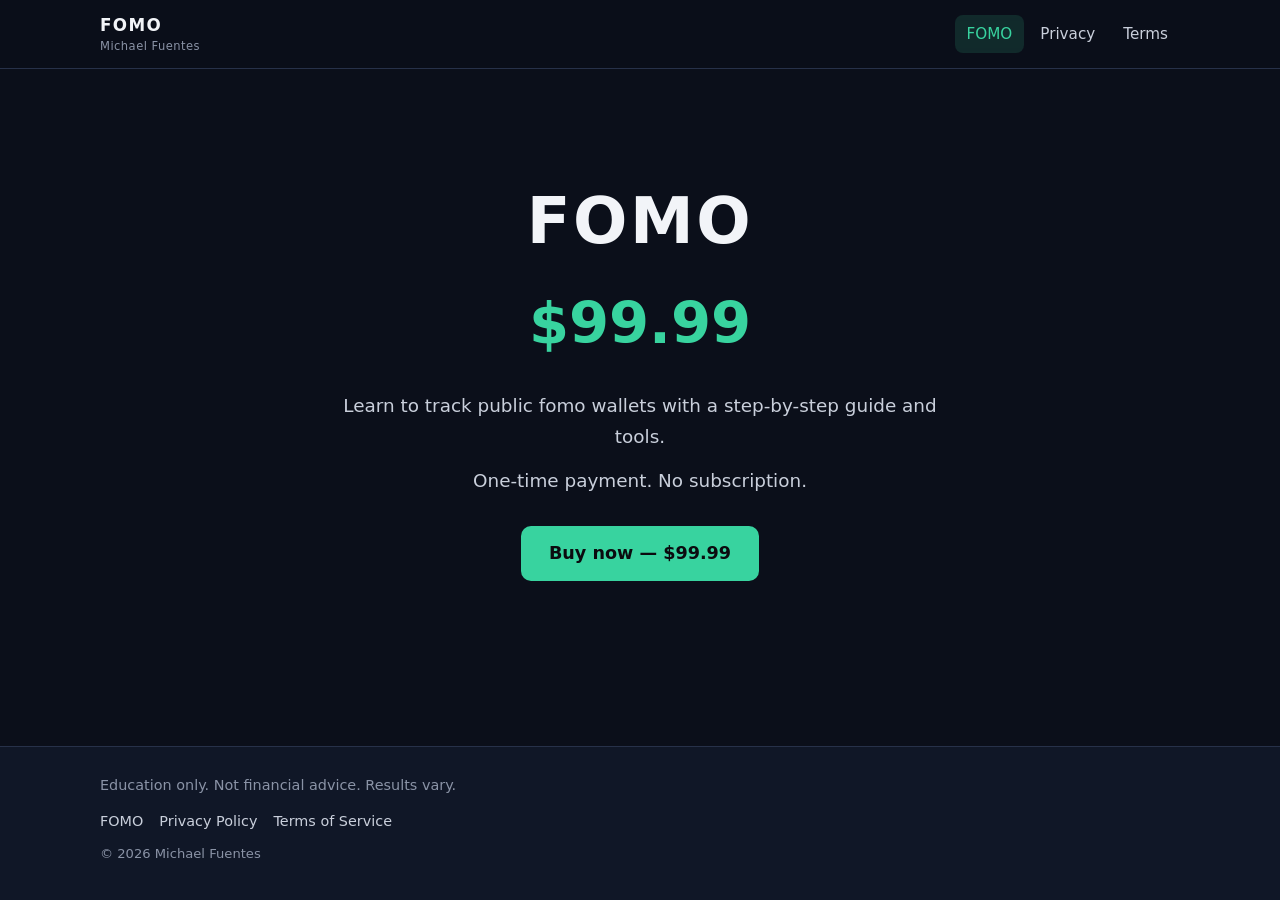
<file: index.html>
<!doctype html>
<html lang="en">
<head>
  <meta charset="utf-8">
  <meta name="viewport" content="width=device-width, initial-scale=1">
  <title>FOMO | $99.99</title>
  <link rel="stylesheet" href="styles.css">
</head>
<body>
  <header class="site-header">
    <div class="header-inner">
      <a class="brand" href="index.html">
        <span class="brand-mark">FOMO</span>
        <span class="brand-sub">Michael Fuentes</span>
      </a>
      <nav class="nav" aria-label="Primary">
      <a href="index.html" aria-current="page">FOMO</a>
      <a href="privacy.html">Privacy</a>
      <a href="terms.html">Terms</a>
      </nav>
    </div>
  </header>
  <main class="main">
    <section class="hero">
      <h1>FOMO</h1>
      <div class="price">$99.99</div>
      <p>Learn to track public fomo wallets with a step-by-step guide and tools.</p>
      <p>One-time payment. No subscription.</p>
      <a class="btn btn-buy" href="https://buy.stripe.com/eVq00j1Ht1I06qd9Am63K16">Buy now &mdash; $99.99</a>
    </section>
  </main>
  <footer class="site-footer">
    <div class="footer-inner">
      <p class="disclaimer">Education only. Not financial advice. Results vary.</p>
      <nav class="footer-nav" aria-label="Footer">
        <a href="index.html">FOMO</a>
        <a href="privacy.html">Privacy Policy</a>
        <a href="terms.html">Terms of Service</a>
      </nav>
      <p class="copyright">&copy; 2026 Michael Fuentes</p>
    </div>
  </footer>
</body>
</html>
</file>
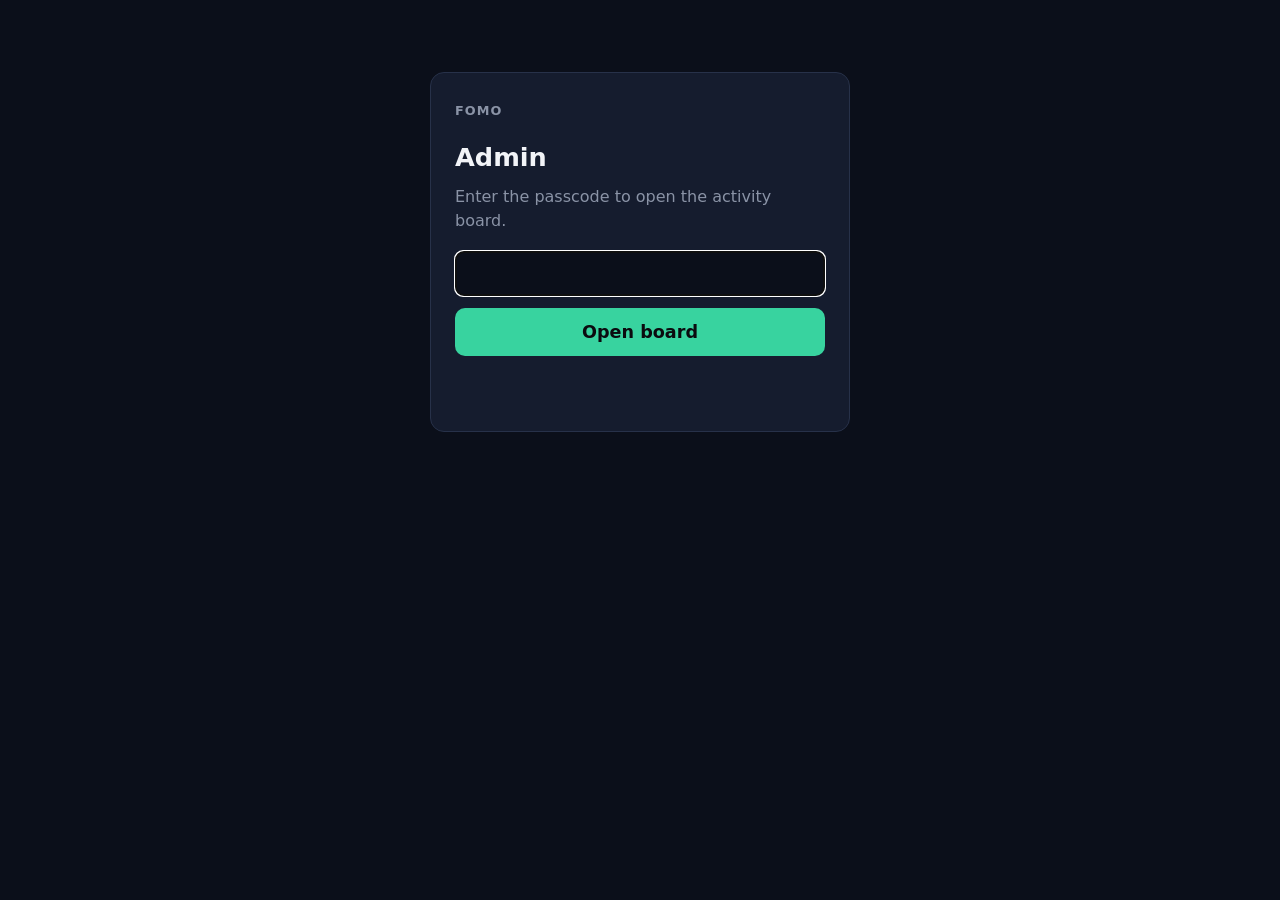
<file: admin-c5a8e3c774ac.html>
<!doctype html>
<html lang="en">
<head>
  <meta charset="utf-8">
  <meta name="viewport" content="width=device-width, initial-scale=1">
  <meta name="robots" content="noindex,nofollow">
  <meta name="googlebot" content="noindex,nofollow">
  <title>FOMO Admin</title>
  <link rel="stylesheet" href="styles.css">
  <style>
    .admin-main { width: min(1080px, calc(100% - 40px)); margin: 0 auto; padding: 36px 0 72px; }
    .admin-kicker { color: var(--accent); font-size: 0.8rem; font-weight: 600; letter-spacing: 0.08em; text-transform: uppercase; margin: 0 0 8px; }
    .admin-main h1 { font-size: clamp(1.8rem, 4vw, 2.4rem); margin: 0 0 8px; }
    .admin-lede { color: var(--dim); margin: 0 0 28px; }
    .panel { background: var(--bg-card); border: 1px solid var(--border); border-radius: var(--radius); padding: 20px; margin: 0 0 20px; }
    .panel h2 { margin: 0 0 6px; font-size: 1.15rem; }
    .panel-note { color: var(--dim); font-size: 0.9rem; margin: 0 0 16px; }
    .status-list, .log-list, .commit-list { list-style: none; margin: 0; padding: 0; display: flex; flex-direction: column; gap: 10px; }
    .status-list li, .log-item, .commit-item {
      background: var(--bg-elev);
      border: 1px solid var(--border);
      border-radius: 12px;
      padding: 12px 14px;
    }
    .status-list li { display: flex; justify-content: space-between; gap: 12px; align-items: center; flex-wrap: wrap; }
    .page-name { font-weight: 650; }
    .page-meta { color: var(--dim); font-size: 0.85rem; }
    .badge {
      display: inline-block;
      background: var(--accent-dim);
      color: var(--accent);
      font-size: 0.75rem;
      font-weight: 700;
      letter-spacing: 0.04em;
      text-transform: uppercase;
      padding: 4px 8px;
      border-radius: 999px;
      white-space: nowrap;
    }
    .when { color: var(--dim); font-size: 0.82rem; margin: 0 0 4px; }
    .commit-msg, .log-summary { margin: 0; color: var(--text); }
    .commit-actions { margin-top: 6px; font-size: 0.88rem; display: flex; gap: 12px; flex-wrap: wrap; }
    .placeholder { color: var(--muted); margin: 0; line-height: 1.6; }
    .gate {
      max-width: 420px;
      margin: 72px auto;
      background: var(--bg-card);
      border: 1px solid var(--border);
      border-radius: var(--radius);
      padding: 28px 24px;
    }
    .gate h1 { font-size: 1.6rem; margin: 0 0 8px; }
    .gate p { color: var(--dim); margin: 0 0 18px; }
    .gate form { display: grid; gap: 12px; }
    .gate input {
      padding: 12px;
      border-radius: 8px;
      border: 1px solid var(--border);
      background: var(--bg);
      color: var(--text);
      font-size: 1rem;
      font-family: inherit;
    }
    .gate button { margin-top: 0; }
    .gate-error { color: #f0a0a0; font-size: 0.9rem; margin: 0; min-height: 1.2em; }
    .hidden { display: none; }
    .curtain-note { color: var(--dim); font-size: 0.82rem; margin: 24px 0 0; }
    .sha { font-family: ui-monospace, SFMono-Regular, Menlo, Consolas, monospace; font-size: 0.85rem; color: var(--dim); }
  </style>
</head>
<body>
  <div id="gate" class="gate">
    <p class="admin-kicker">FOMO</p>
    <h1>Admin</h1>
    <p>Enter the passcode to open the activity board.</p>
    <form id="gate-form" autocomplete="off">
      <label class="visually-hidden" for="passcode" style="position:absolute;left:-9999px">Passcode</label>
      <input id="passcode" type="password" name="passcode" required autofocus>
      <button class="btn btn-buy" type="submit">Open board</button>
      <p id="gate-error" class="gate-error" role="alert"></p>
    </form>
  </div>

  <div id="board" class="hidden">
    <header class="site-header">
      <div class="header-inner">
        <span class="brand">
          <span class="brand-mark">FOMO</span>
          <span class="brand-sub">Admin activity board</span>
        </span>
      </div>
    </header>
    <main class="admin-main">
      <p class="admin-kicker">Internal</p>
      <h1>Site activity</h1>
      <p class="admin-lede">A record of what is live and what has changed on the FOMO GitHub site. This page is unlisted and is not linked from the public pages.</p>

      <section class="panel" aria-labelledby="changes-heading">
        <h2 id="changes-heading">Site changes</h2>
        <p class="panel-note">Pulled live from the public GitHub commit history. Covers publishes and content changes automatically.</p>
        <ul id="commits" class="commit-list"><li class="placeholder">Loading recent changes…</li></ul>
      </section>

      <section class="panel" aria-labelledby="pages-heading">
        <h2 id="pages-heading">Pages status</h2>
        <p class="panel-note">Current pages on the live GitHub site.</p>
        <ul class="status-list">
          <li>
            <div>
              <div class="page-name"><a href="index.html">FOMO home</a></div>
              <div class="page-meta">index.html · $99.99 course page</div>
            </div>
            <span class="badge">Live</span>
          </li>
          <li>
            <div>
              <div class="page-name"><a href="join.html">Sign-up page</a></div>
              <div class="page-meta">join.html</div>
            </div>
            <span class="badge">Live</span>
          </li>
          <li>
            <div>
              <div class="page-name"><a href="thank-you-0f6d40a1cbf6.html">Thank-you page</a></div>
              <div class="page-meta">thank-you-0f6d40a1cbf6.html · unlisted buyers page</div>
            </div>
            <span class="badge">Live</span>
          </li>
          <li>
            <div>
              <div class="page-name"><a href="privacy.html">Privacy Policy</a></div>
              <div class="page-meta">privacy.html</div>
            </div>
            <span class="badge">Live</span>
          </li>
          <li>
            <div>
              <div class="page-name"><a href="terms.html">Terms of Service</a></div>
              <div class="page-meta">terms.html</div>
            </div>
            <span class="badge">Live</span>
          </li>
        </ul>
      </section>

      <section class="panel" aria-labelledby="activity-heading">
        <h2 id="activity-heading">Activity log</h2>
        <p class="panel-note">Manual record of key site work, with dates from git history.</p>
        <ul id="activity" class="log-list"><li class="placeholder">Loading activity log…</li></ul>
      </section>

      <section class="panel" aria-labelledby="signups-heading">
        <h2 id="signups-heading">Form sign-ups</h2>
        <p class="placeholder">Not connected yet — sign-up form currently opens an email; no sign-ups are saved to a list. Connect a form service such as Brevo or HubSpot to log submissions here.</p>
      </section>

      <section class="panel" aria-labelledby="payments-heading">
        <h2 id="payments-heading">Payments</h2>
        <p class="placeholder">Not connected yet — no Stripe payment link yet. A Stripe payment link and webhook would be needed before payment activity can be recorded here.</p>
      </section>

      <p class="curtain-note">The passcode on this page is only a curtain, not real security. The site repository is public, so anyone who finds this URL can also read the files.</p>
    </main>
  </div>

  <script>
    const PASS_HASH = "73963a21b3a67881da0d8755e15c704e57f6e0d364104ed44409df575f2583da";
    const SESSION_KEY = "fomo-admin-ok-v2";
    const COMMITS_URL = "https://api.github.com/repos/mytbc128-cpu/fomo-site/commits?per_page=50";
    const LOG_URL = "admin-log-eea41b2ba471.json";
    const COMMIT_BASE = "https://github.com/mytbc128-cpu/fomo-site/commit/";
    const TZ = "America/New_York";

    const gate = document.getElementById("gate");
    const board = document.getElementById("board");
    const form = document.getElementById("gate-form");
    const errorEl = document.getElementById("gate-error");

    function formatET(iso) {
      const d = new Date(iso);
      if (Number.isNaN(d.getTime())) return iso;
      return new Intl.DateTimeFormat("en-US", {
        timeZone: TZ,
        month: "short",
        day: "numeric",
        year: "numeric",
        hour: "numeric",
        minute: "2-digit",
        hour12: true,
        timeZoneName: "short"
      }).format(d) + " (ET)";
    }

    async function sha256hex(text) {
      const buf = await crypto.subtle.digest("SHA-256", new TextEncoder().encode(text));
      return Array.from(new Uint8Array(buf)).map(b => b.toString(16).padStart(2, "0")).join("");
    }

    async function checkPass(value) {
      const hash = await sha256hex(value.trim().toUpperCase());
      return hash === PASS_HASH;
    }

    function showBoard() {
      gate.classList.add("hidden");
      board.classList.remove("hidden");
      loadCommits();
      loadActivity();
    }

    form.addEventListener("submit", async (event) => {
      event.preventDefault();
      errorEl.textContent = "";
      const ok = await checkPass(document.getElementById("passcode").value);
      if (!ok) {
        errorEl.textContent = "That passcode did not match.";
        return;
      }
      sessionStorage.setItem(SESSION_KEY, "1");
      showBoard();
    });

    if (sessionStorage.getItem(SESSION_KEY) === "1") showBoard();

    async function loadCommits() {
      const list = document.getElementById("commits");
      try {
        const res = await fetch(COMMITS_URL);
        if (!res.ok) throw new Error("GitHub returned " + res.status);
        const commits = await res.json();
        if (!Array.isArray(commits) || commits.length === 0) {
          list.innerHTML = "<li class=\"placeholder\">No commits were returned.</li>";
          return;
        }
        list.innerHTML = commits.map((item) => {
          const sha = item.sha || "";
          const shortSha = sha.slice(0, 7);
          const message = (item.commit && item.commit.message ? item.commit.message : "Untitled change").split("\n")[0];
          const date = item.commit && item.commit.author && item.commit.author.date
            ? formatET(item.commit.author.date)
            : "";
          const url = item.html_url || (COMMIT_BASE + sha);
          const safeMsg = escapeHtml(message);
          return `<li class="commit-item">
            <p class="when">${escapeHtml(date)} · <span class="sha">${escapeHtml(shortSha)}</span></p>
            <p class="commit-msg">${safeMsg}</p>
            <div class="commit-actions"><a href="${url}" target="_blank" rel="noopener noreferrer">Files changed</a></div>
          </li>`;
        }).join("");
      } catch (err) {
        list.innerHTML = "<li class=\"placeholder\">Could not load site changes from GitHub right now. Try again in a few minutes.</li>";
      }
    }

    async function loadActivity() {
      const list = document.getElementById("activity");
      try {
        const res = await fetch(LOG_URL + "?v=" + Date.now());
        if (!res.ok) throw new Error("Log returned " + res.status);
        const data = await res.json();
        const entries = data.entries || [];
        if (!entries.length) {
          list.innerHTML = "<li class=\"placeholder\">No activity has been logged yet.</li>";
          return;
        }
        list.innerHTML = entries.map((entry) => {
          const when = entry.datetime ? formatET(entry.datetime) : "";
          const commit = entry.commit ? String(entry.commit) : "";
          const link = commit
            ? ` · <a href="${COMMIT_BASE}${escapeHtml(commit)}" target="_blank" rel="noopener noreferrer"><span class="sha">${escapeHtml(commit)}</span></a>`
            : "";
          return `<li class="log-item">
            <p class="when">${escapeHtml(when)}${link}</p>
            <p class="log-summary">${escapeHtml(entry.summary || "")}</p>
          </li>`;
        }).join("");
      } catch (err) {
        list.innerHTML = "<li class=\"placeholder\">Could not load the activity log.</li>";
      }
    }

    function escapeHtml(value) {
      return String(value)
        .replace(/&/g, "&amp;")
        .replace(/</g, "&lt;")
        .replace(/>/g, "&gt;")
        .replace(/"/g, "&quot;");
    }
  </script>
</body>
</html>
</file>
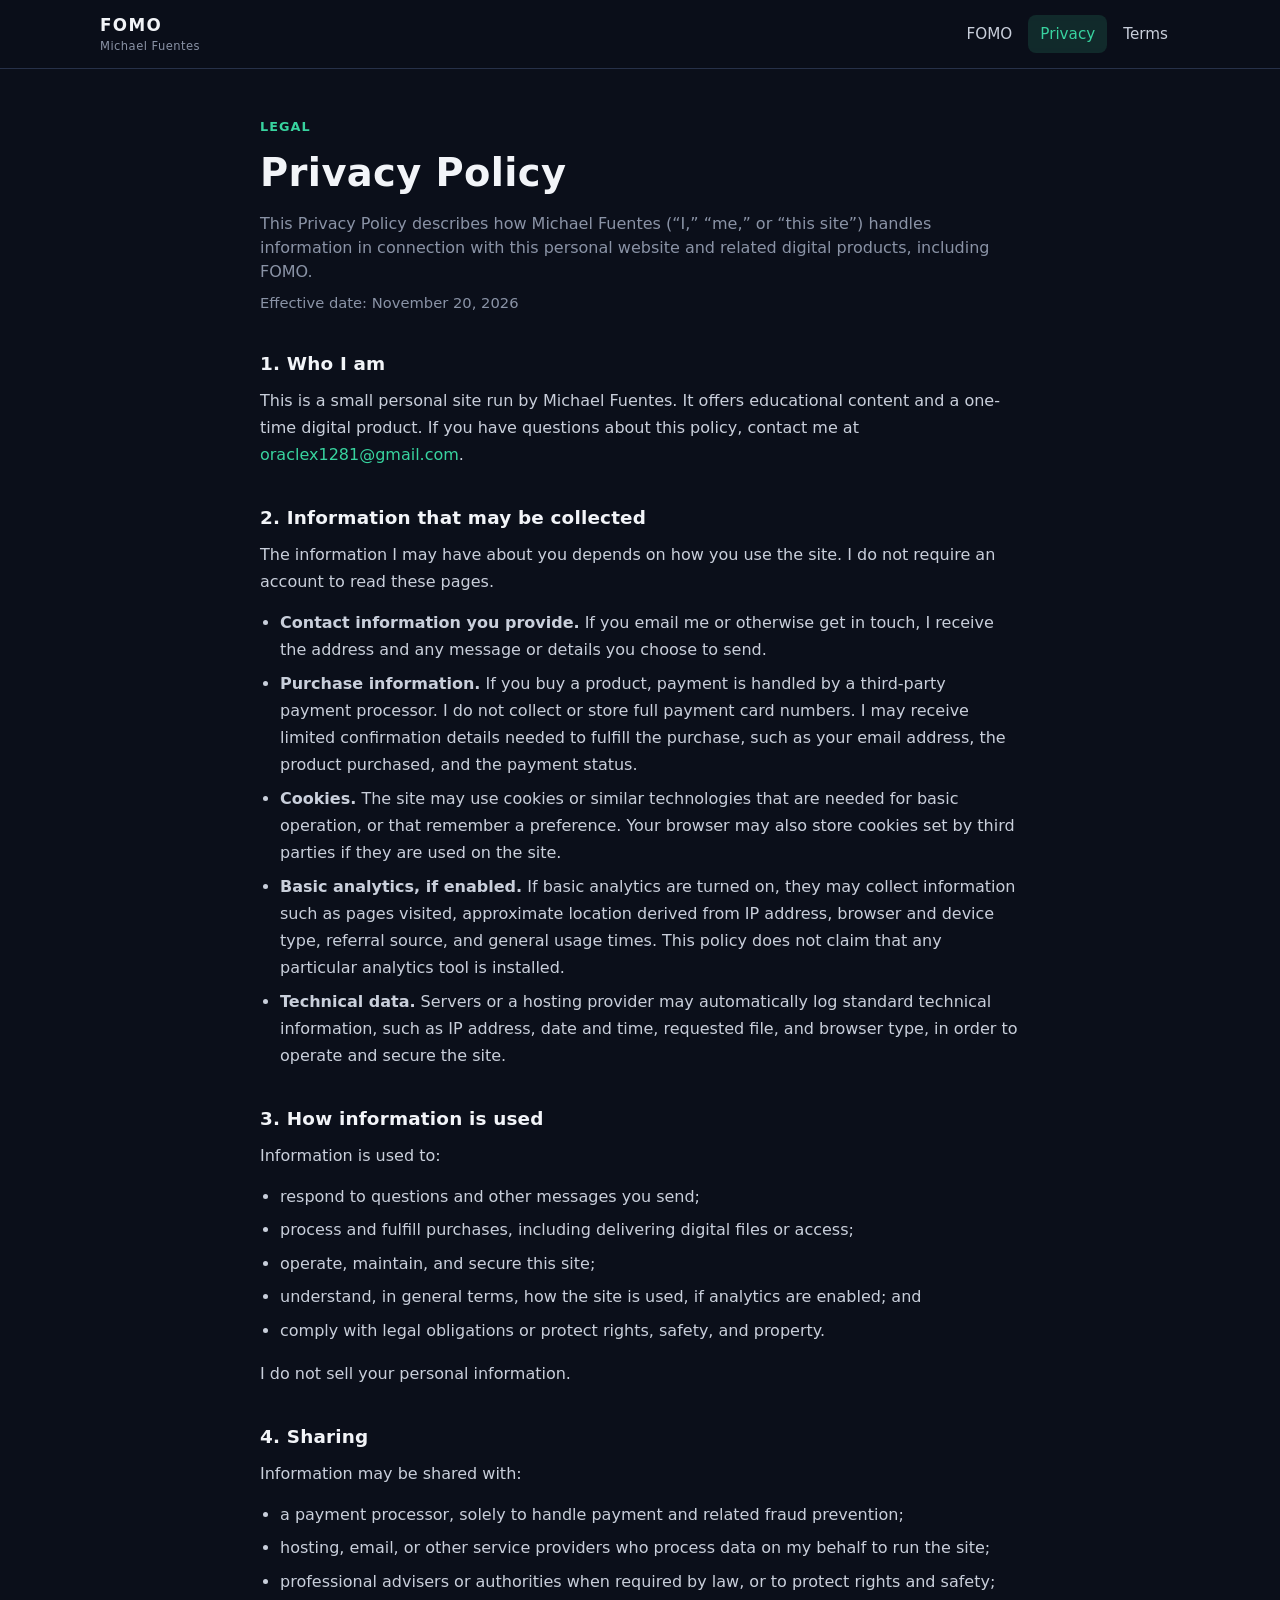
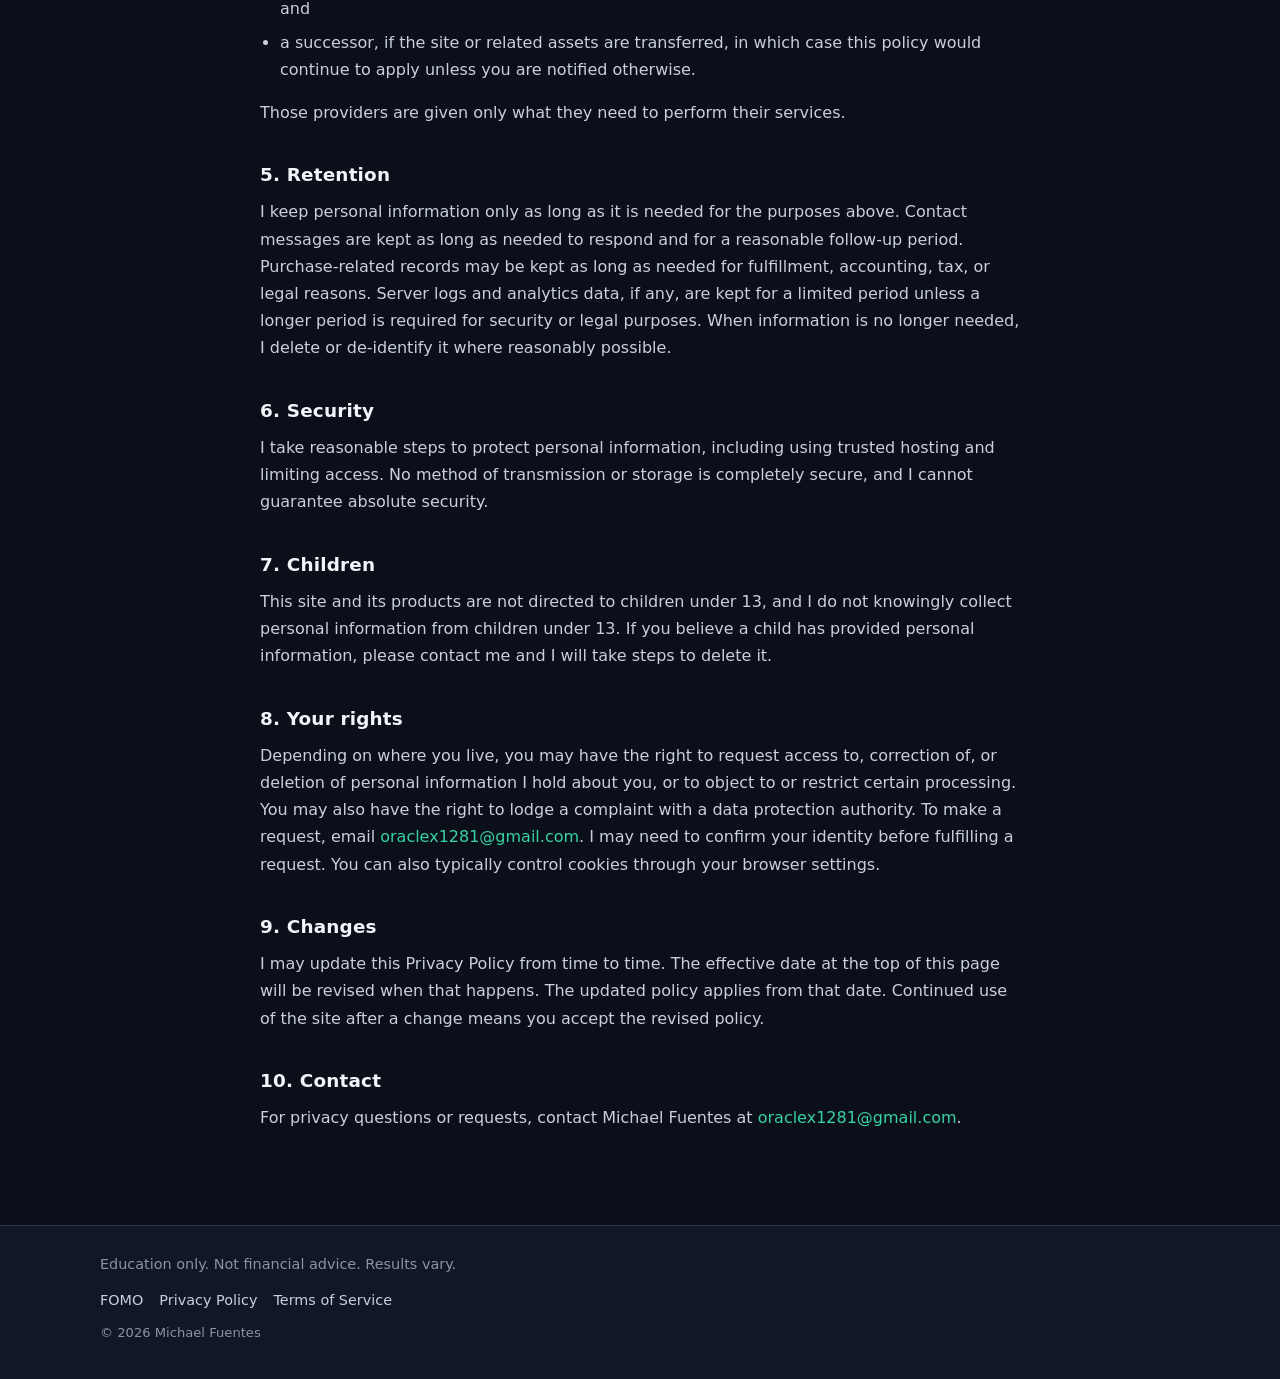
<file: privacy.html>
<!doctype html>
<html lang="en">
<head>
  <meta charset="utf-8">
  <meta name="viewport" content="width=device-width, initial-scale=1">
  <title>Privacy Policy | FOMO</title>
  <link rel="stylesheet" href="styles.css">
</head>
<body>
  <header class="site-header">
    <div class="header-inner">
      <a class="brand" href="index.html">
        <span class="brand-mark">FOMO</span>
        <span class="brand-sub">Michael Fuentes</span>
      </a>
      <nav class="nav" aria-label="Primary">
      <a href="index.html">FOMO</a>
      <a href="privacy.html" aria-current="page">Privacy</a>
      <a href="terms.html">Terms</a>
      </nav>
    </div>
  </header>
  <main class="main">
    <header class="page-intro">
      <p class="kicker">Legal</p>
      <h1>Privacy Policy</h1>
      <p class="lede">This Privacy Policy describes how Michael Fuentes (&ldquo;I,&rdquo; &ldquo;me,&rdquo; or &ldquo;this site&rdquo;) handles information in connection with this personal website and related digital products, including FOMO.</p>
      <p class="effective">Effective date: November 20, 2026</p>
    </header>
    <article class="legal">
      <h2>1. Who I am</h2>
      <p>This is a small personal site run by Michael Fuentes. It offers educational content and a one-time digital product. If you have questions about this policy, contact me at <a href="mailto:oraclex1281@gmail.com">oraclex1281@gmail.com</a>.</p>

      <h2>2. Information that may be collected</h2>
      <p>The information I may have about you depends on how you use the site. I do not require an account to read these pages.</p>
      <ul>
        <li><strong>Contact information you provide.</strong> If you email me or otherwise get in touch, I receive the address and any message or details you choose to send.</li>
        <li><strong>Purchase information.</strong> If you buy a product, payment is handled by a third-party payment processor. I do not collect or store full payment card numbers. I may receive limited confirmation details needed to fulfill the purchase, such as your email address, the product purchased, and the payment status.</li>
        <li><strong>Cookies.</strong> The site may use cookies or similar technologies that are needed for basic operation, or that remember a preference. Your browser may also store cookies set by third parties if they are used on the site.</li>
        <li><strong>Basic analytics, if enabled.</strong> If basic analytics are turned on, they may collect information such as pages visited, approximate location derived from IP address, browser and device type, referral source, and general usage times. This policy does not claim that any particular analytics tool is installed.</li>
        <li><strong>Technical data.</strong> Servers or a hosting provider may automatically log standard technical information, such as IP address, date and time, requested file, and browser type, in order to operate and secure the site.</li>
      </ul>

      <h2>3. How information is used</h2>
      <p>Information is used to:</p>
      <ul>
        <li>respond to questions and other messages you send;</li>
        <li>process and fulfill purchases, including delivering digital files or access;</li>
        <li>operate, maintain, and secure this site;</li>
        <li>understand, in general terms, how the site is used, if analytics are enabled; and</li>
        <li>comply with legal obligations or protect rights, safety, and property.</li>
      </ul>
      <p>I do not sell your personal information.</p>

      <h2>4. Sharing</h2>
      <p>Information may be shared with:</p>
      <ul>
        <li>a payment processor, solely to handle payment and related fraud prevention;</li>
        <li>hosting, email, or other service providers who process data on my behalf to run the site;</li>
        <li>professional advisers or authorities when required by law, or to protect rights and safety; and</li>
        <li>a successor, if the site or related assets are transferred, in which case this policy would continue to apply unless you are notified otherwise.</li>
      </ul>
      <p>Those providers are given only what they need to perform their services.</p>

      <h2>5. Retention</h2>
      <p>I keep personal information only as long as it is needed for the purposes above. Contact messages are kept as long as needed to respond and for a reasonable follow-up period. Purchase-related records may be kept as long as needed for fulfillment, accounting, tax, or legal reasons. Server logs and analytics data, if any, are kept for a limited period unless a longer period is required for security or legal purposes. When information is no longer needed, I delete or de-identify it where reasonably possible.</p>

      <h2>6. Security</h2>
      <p>I take reasonable steps to protect personal information, including using trusted hosting and limiting access. No method of transmission or storage is completely secure, and I cannot guarantee absolute security.</p>

      <h2>7. Children</h2>
      <p>This site and its products are not directed to children under 13, and I do not knowingly collect personal information from children under 13. If you believe a child has provided personal information, please contact me and I will take steps to delete it.</p>

      <h2>8. Your rights</h2>
      <p>Depending on where you live, you may have the right to request access to, correction of, or deletion of personal information I hold about you, or to object to or restrict certain processing. You may also have the right to lodge a complaint with a data protection authority. To make a request, email <a href="mailto:oraclex1281@gmail.com">oraclex1281@gmail.com</a>. I may need to confirm your identity before fulfilling a request. You can also typically control cookies through your browser settings.</p>

      <h2>9. Changes</h2>
      <p>I may update this Privacy Policy from time to time. The effective date at the top of this page will be revised when that happens. The updated policy applies from that date. Continued use of the site after a change means you accept the revised policy.</p>

      <h2>10. Contact</h2>
      <p>For privacy questions or requests, contact Michael Fuentes at <a href="mailto:oraclex1281@gmail.com">oraclex1281@gmail.com</a>.</p>
    </article>
  </main>
  <footer class="site-footer">
    <div class="footer-inner">
      <p class="disclaimer">Education only. Not financial advice. Results vary.</p>
      <nav class="footer-nav" aria-label="Footer">
        <a href="index.html">FOMO</a>
        <a href="privacy.html">Privacy Policy</a>
        <a href="terms.html">Terms of Service</a>
      </nav>
      <p class="copyright">&copy; 2026 Michael Fuentes</p>
    </div>
  </footer>
</body>
</html>
</file>
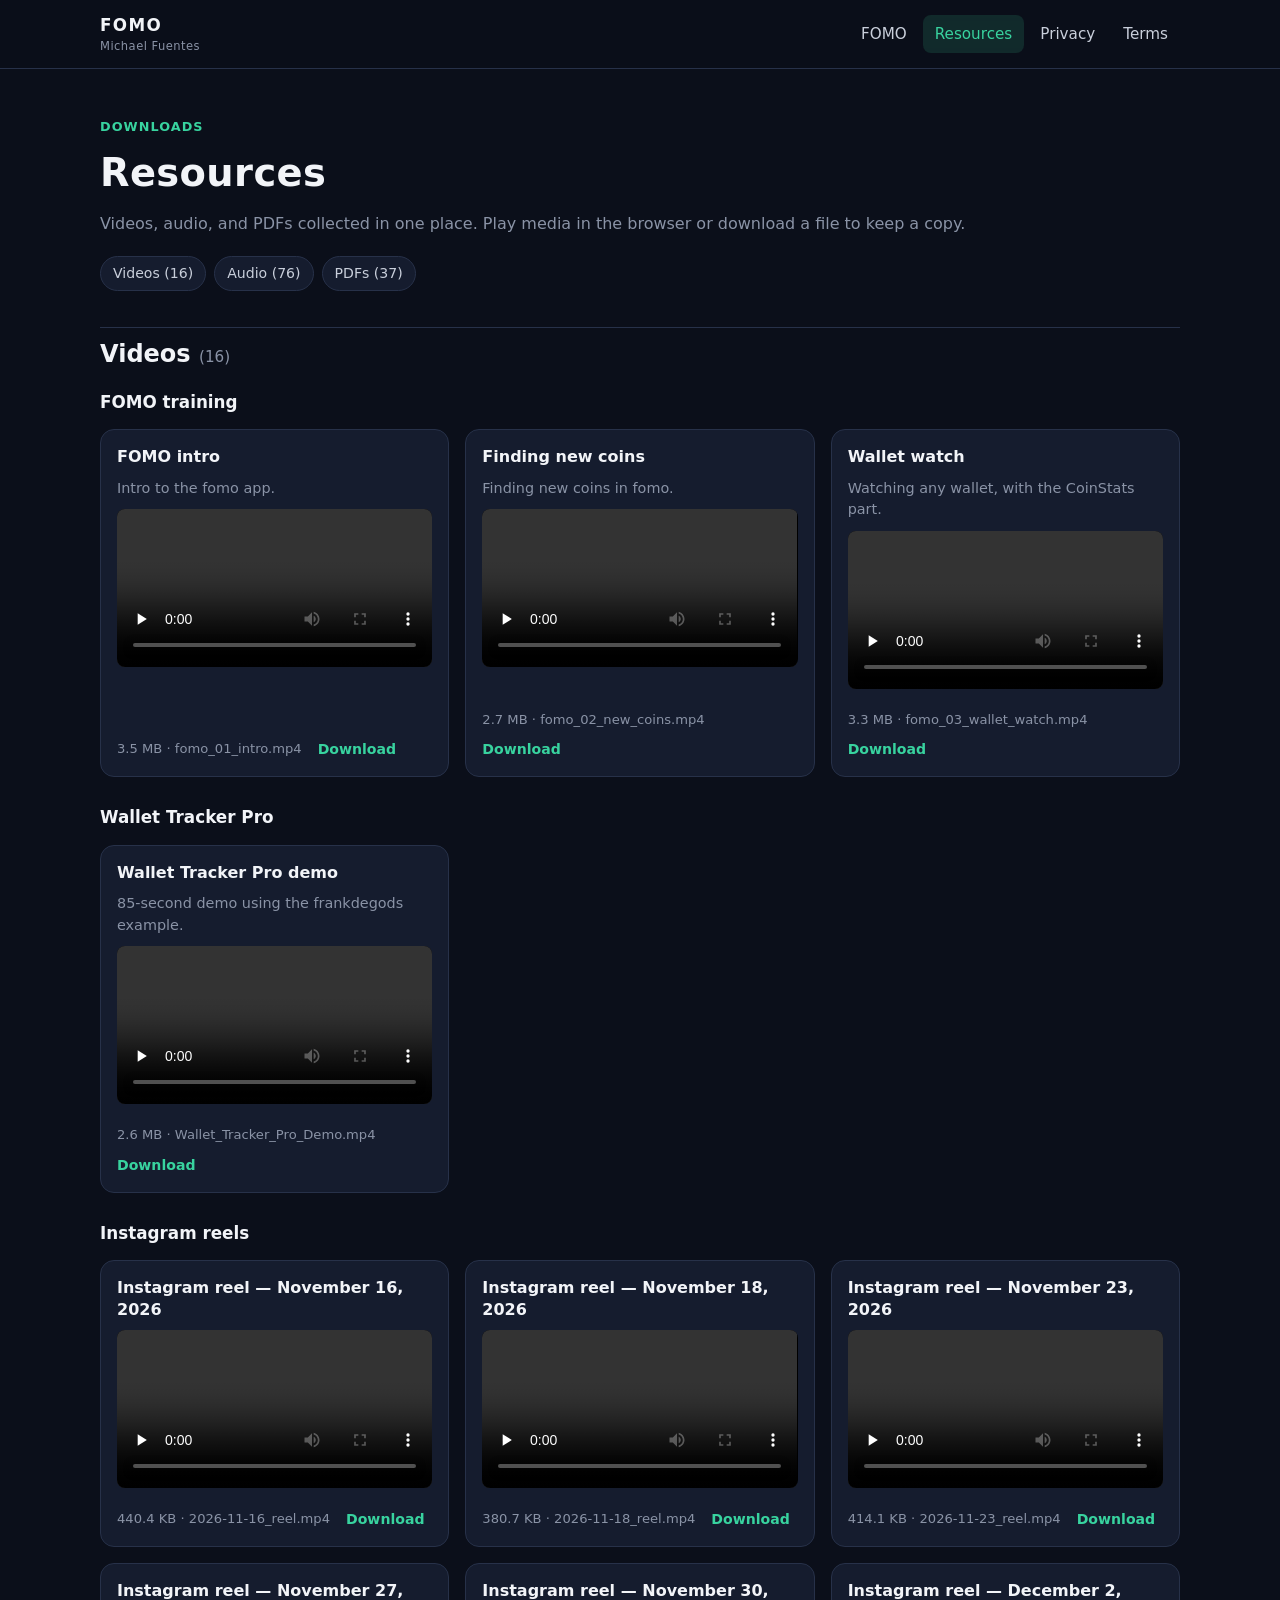
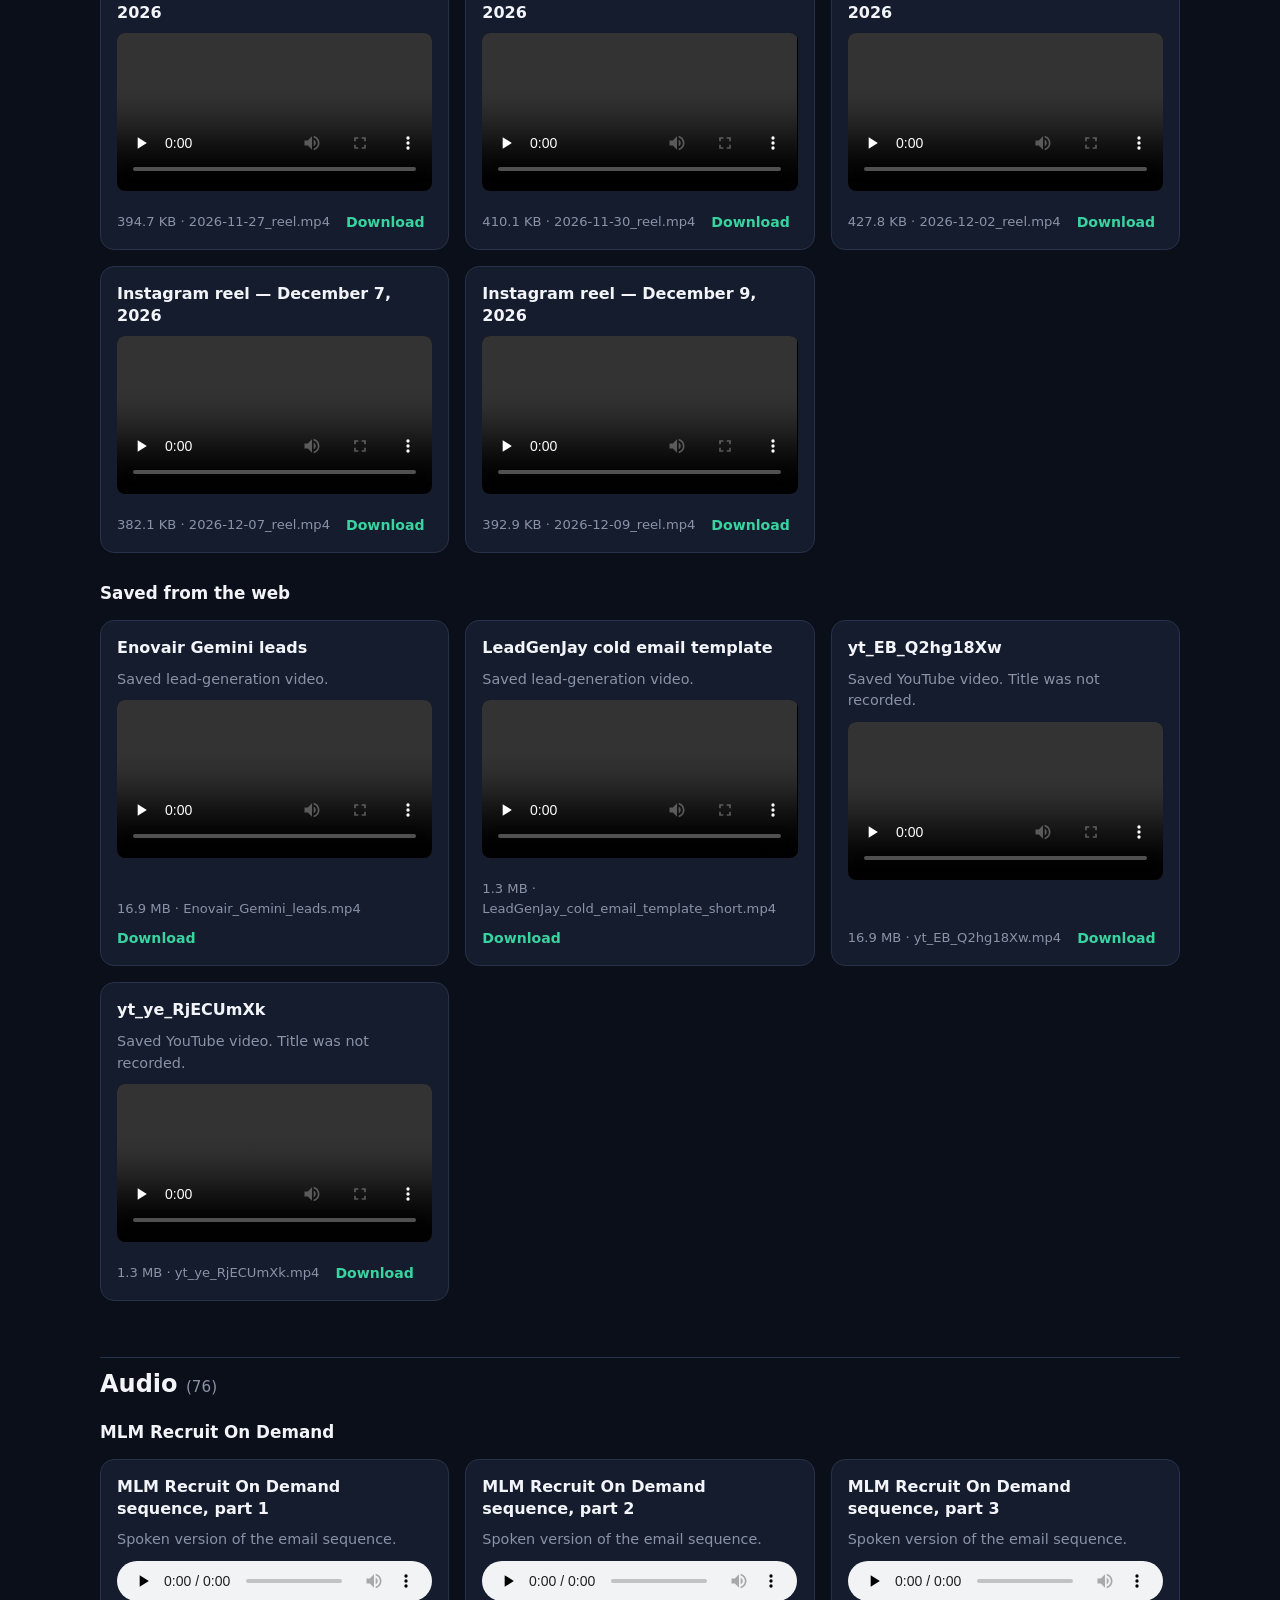
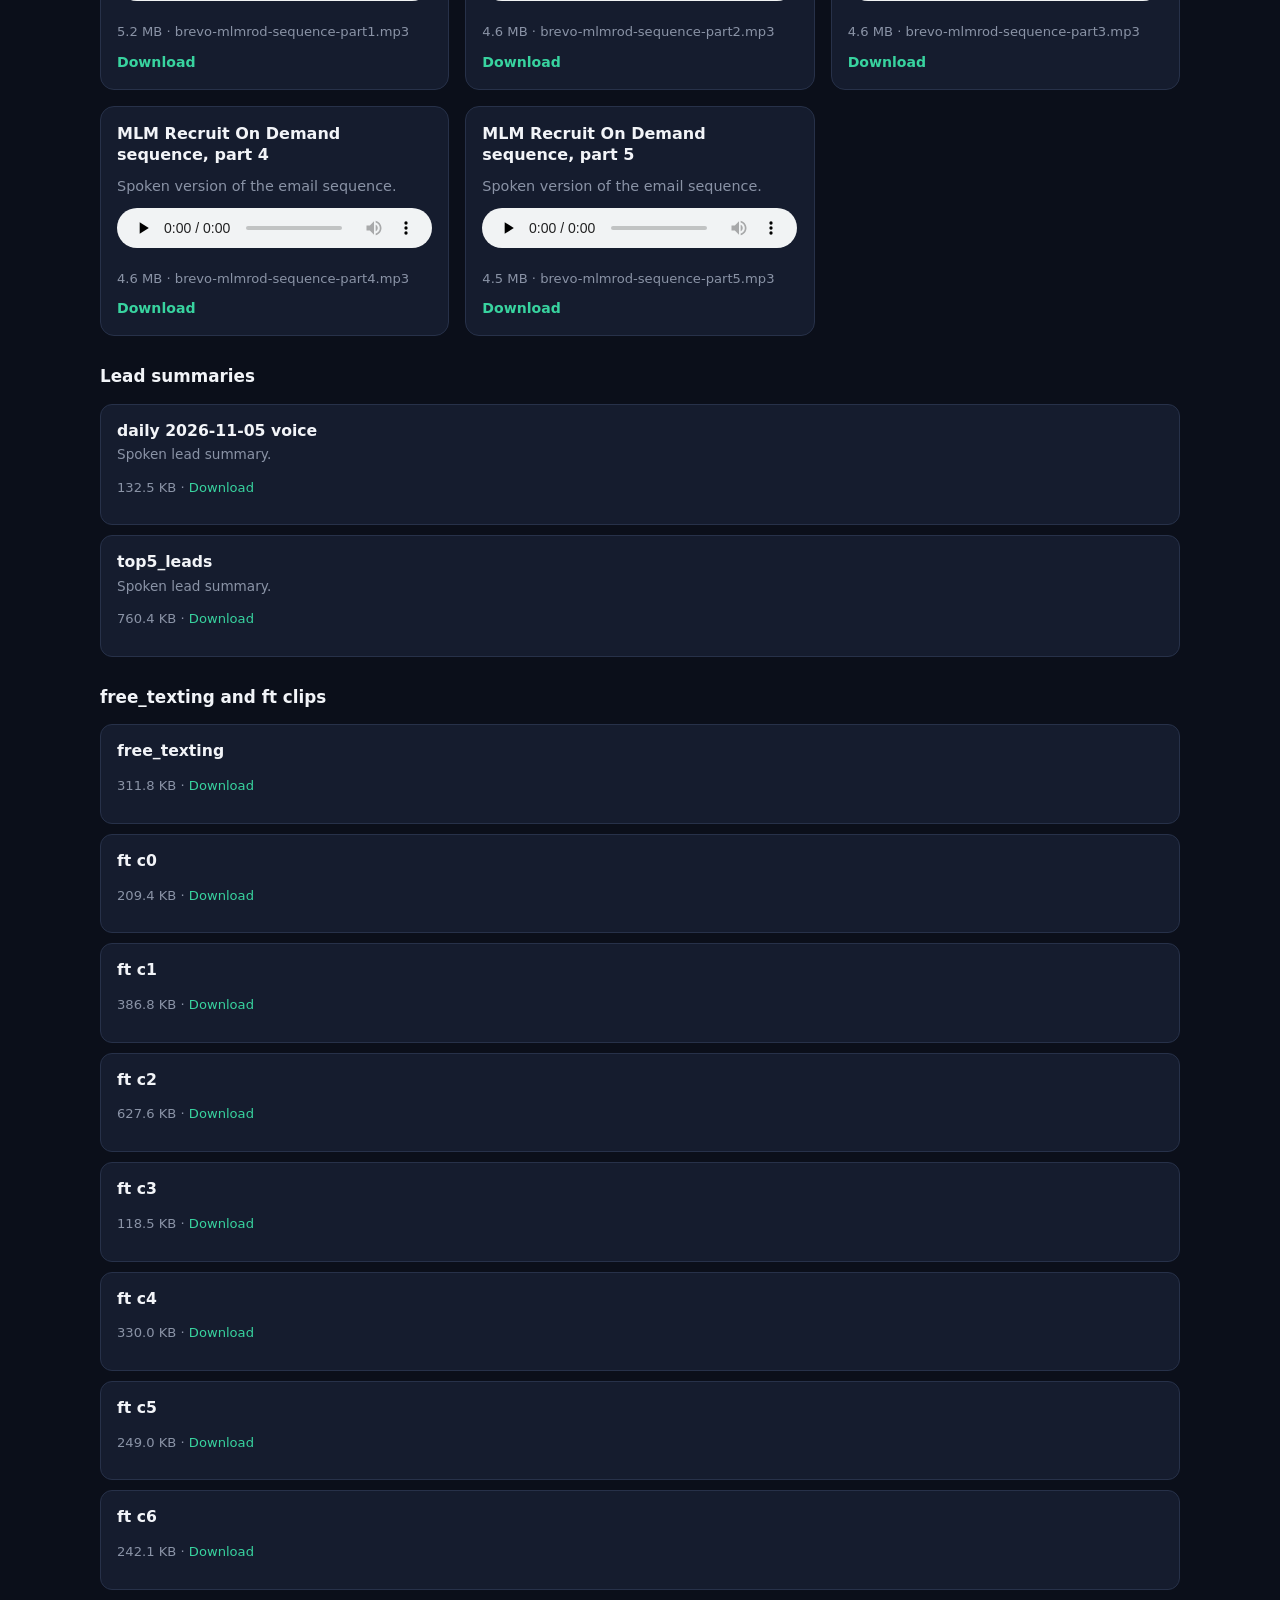
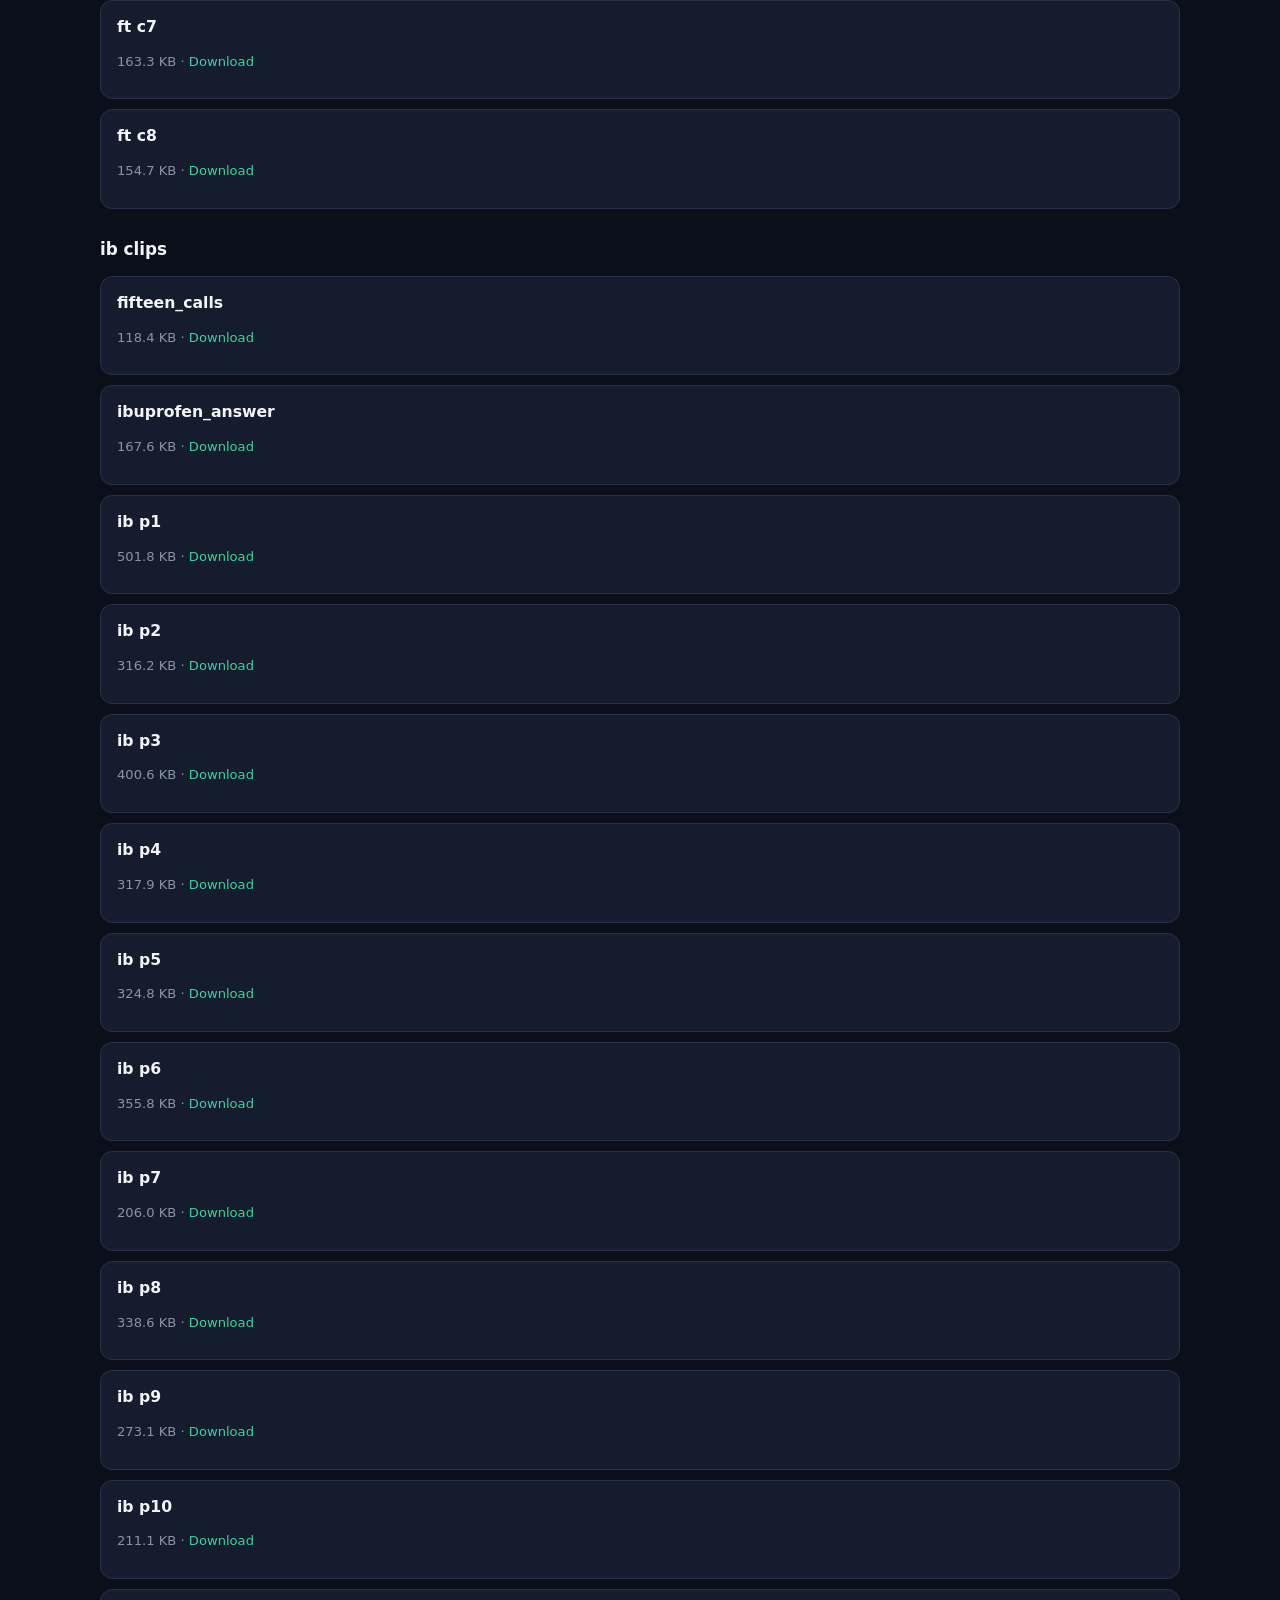
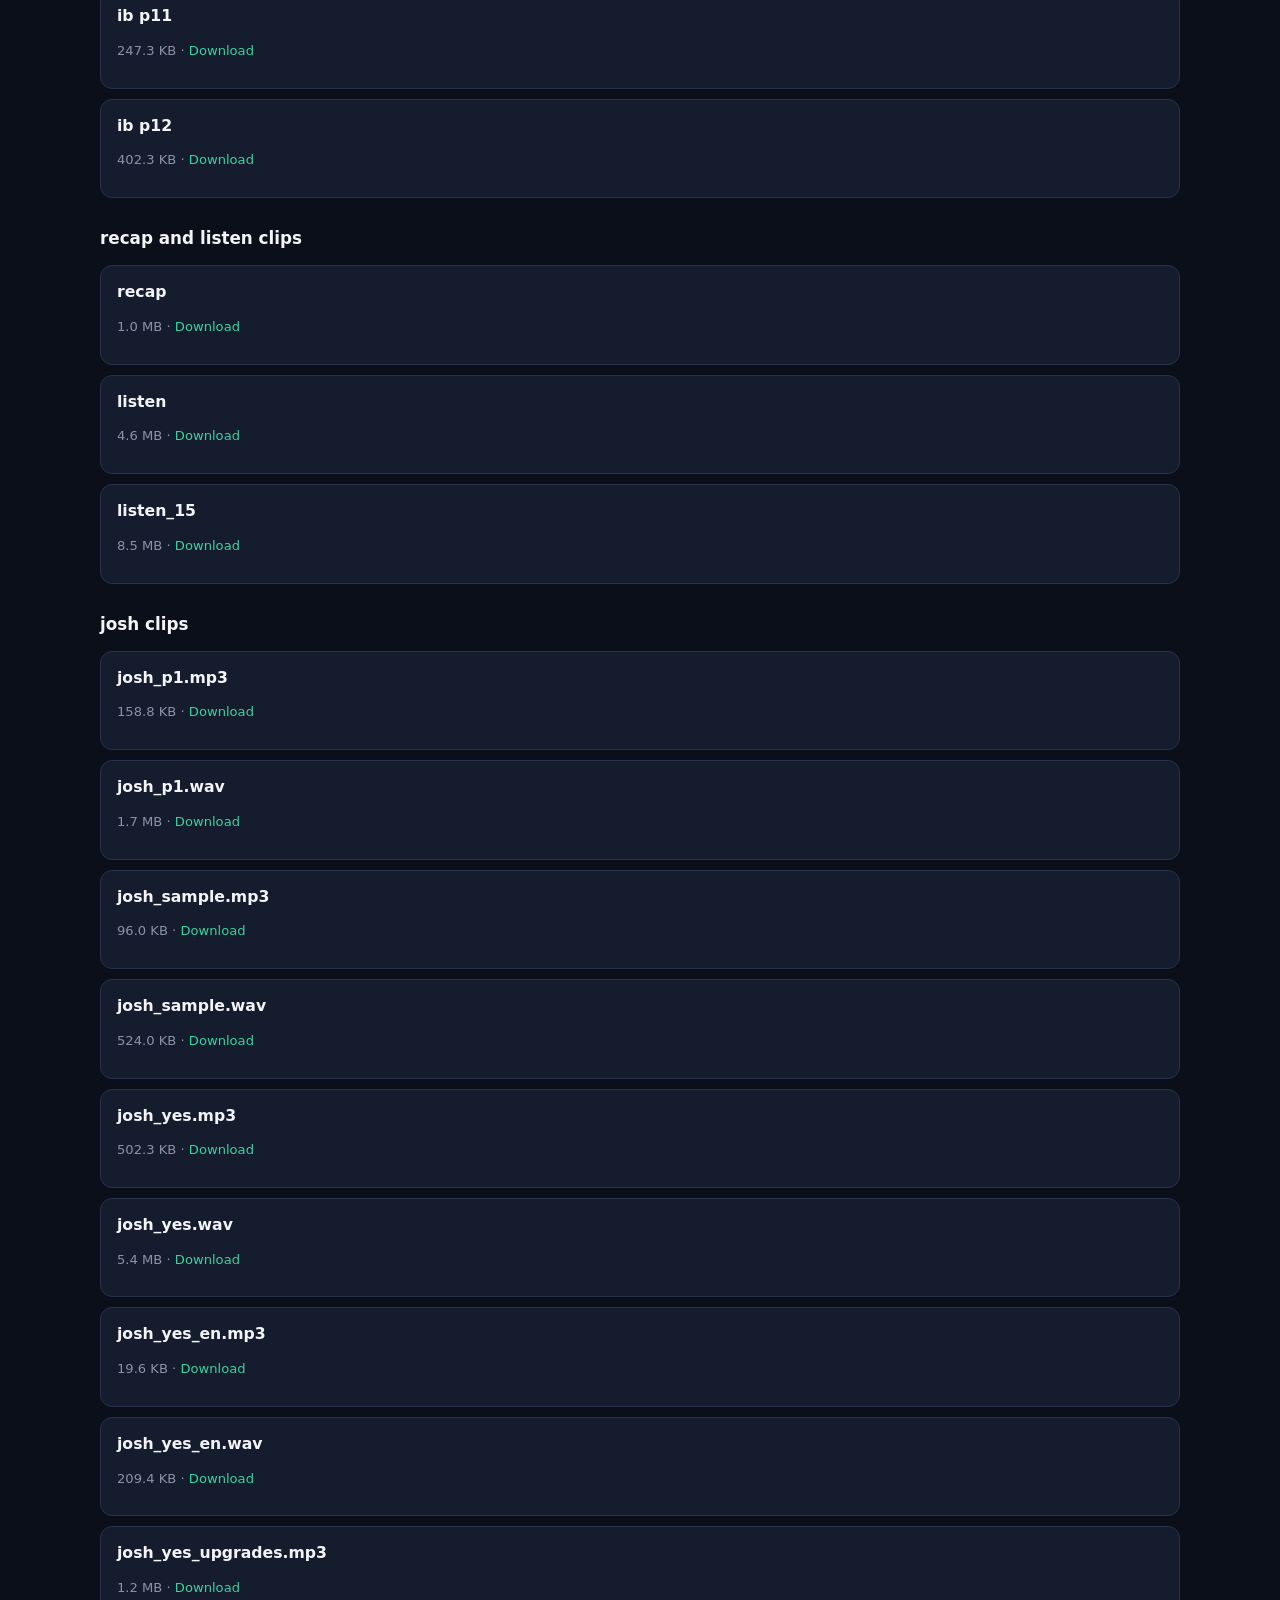
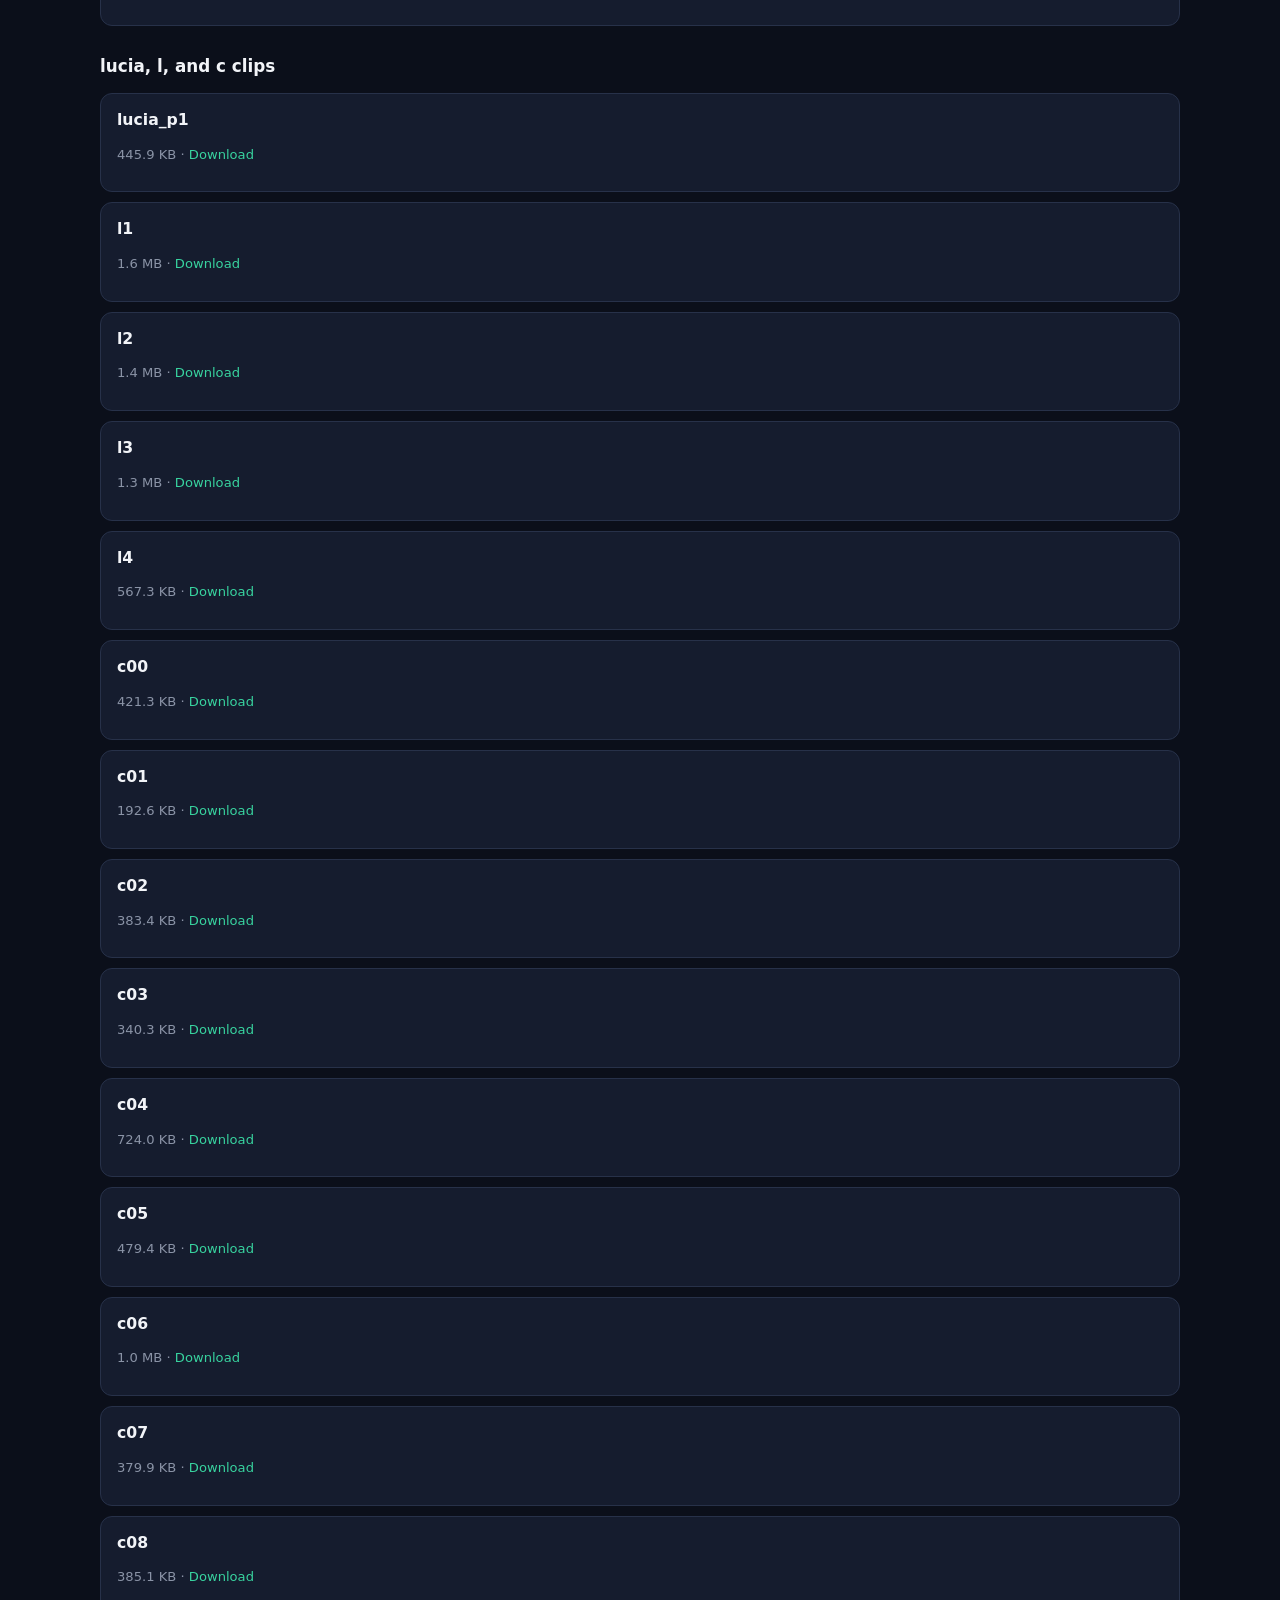
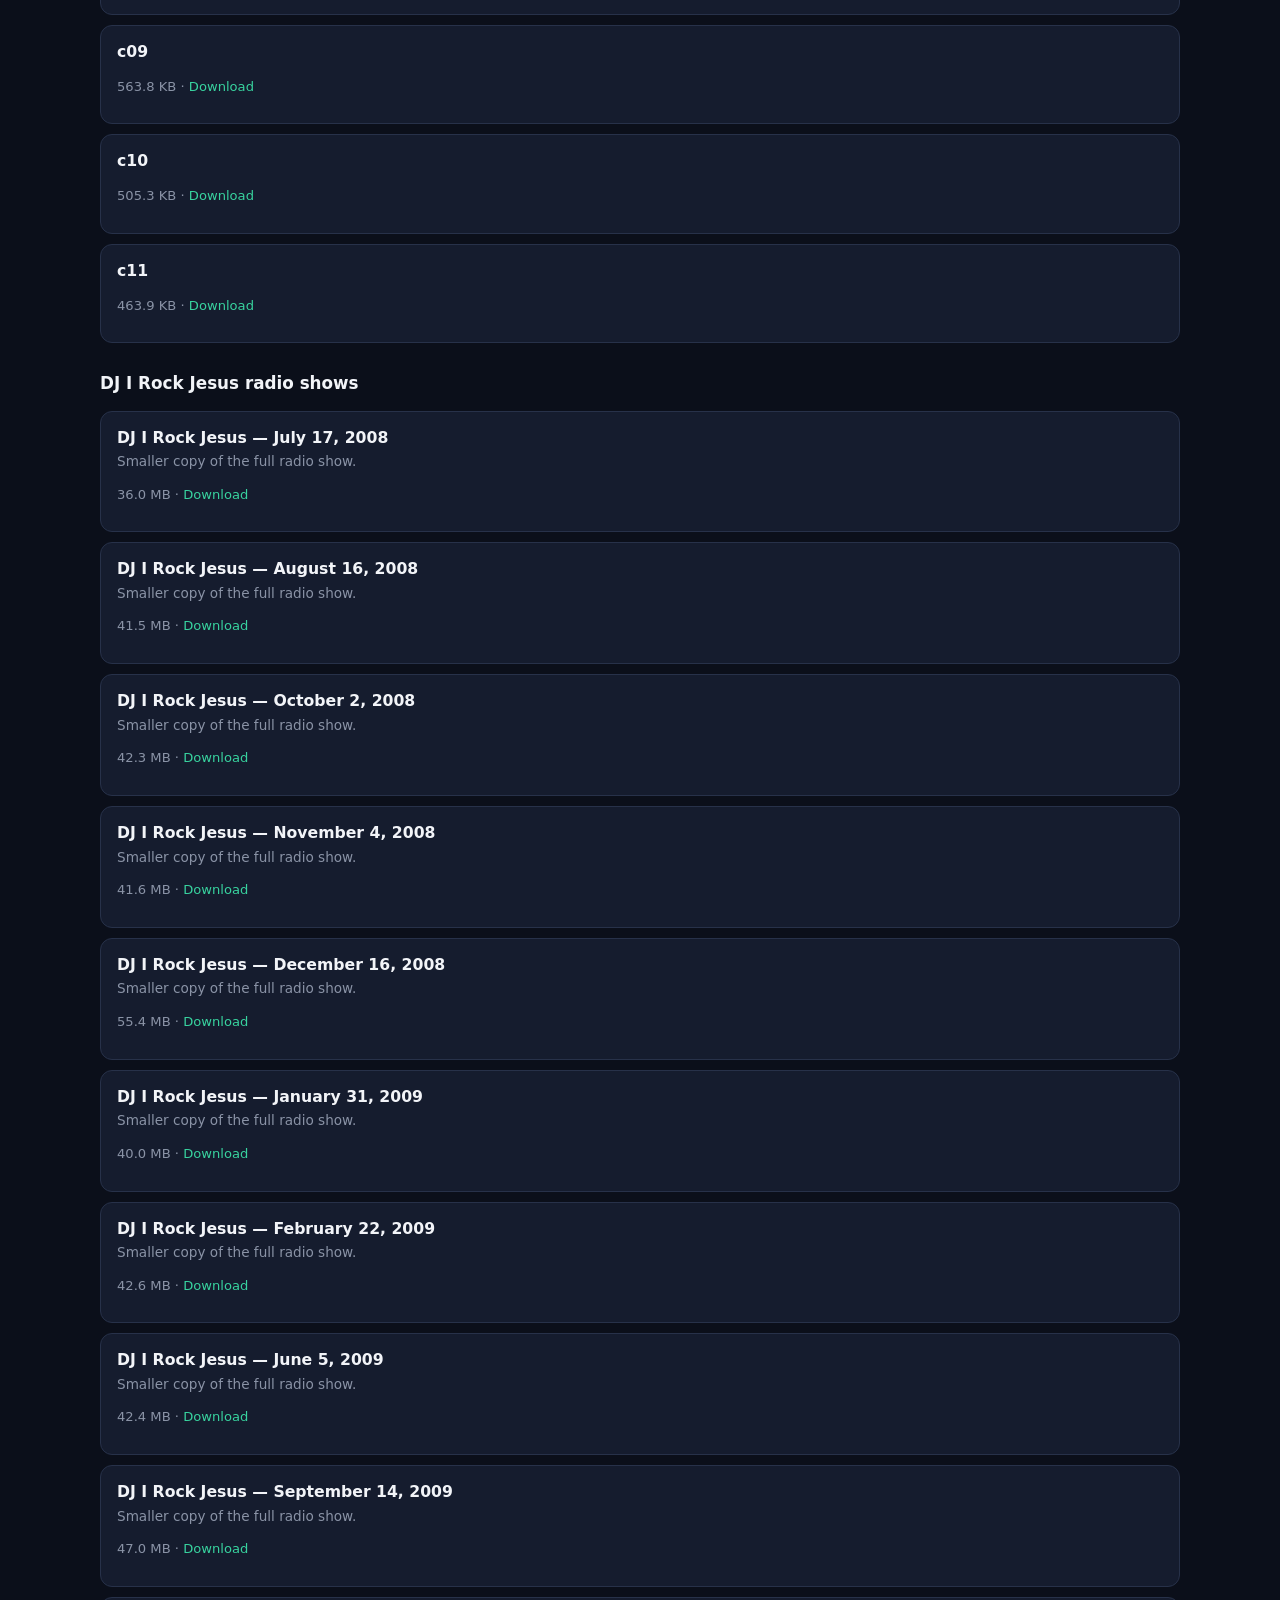
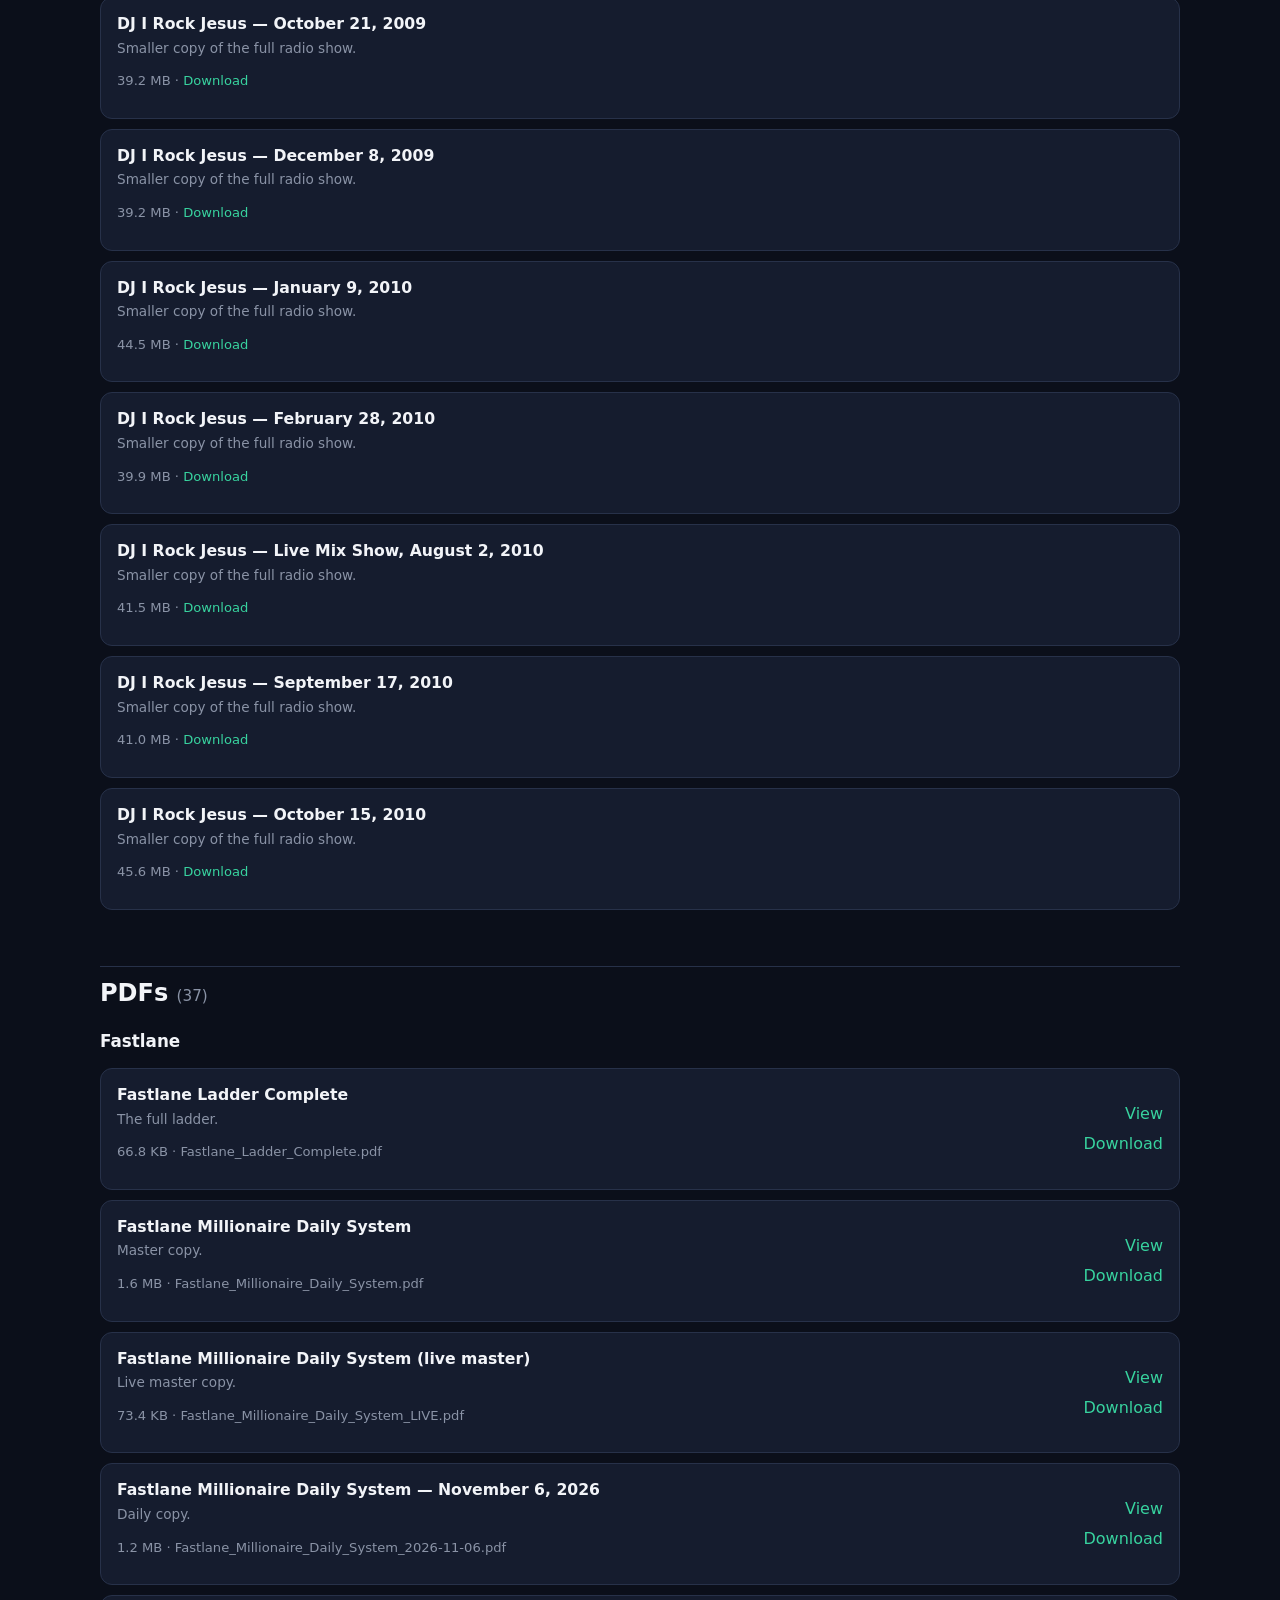
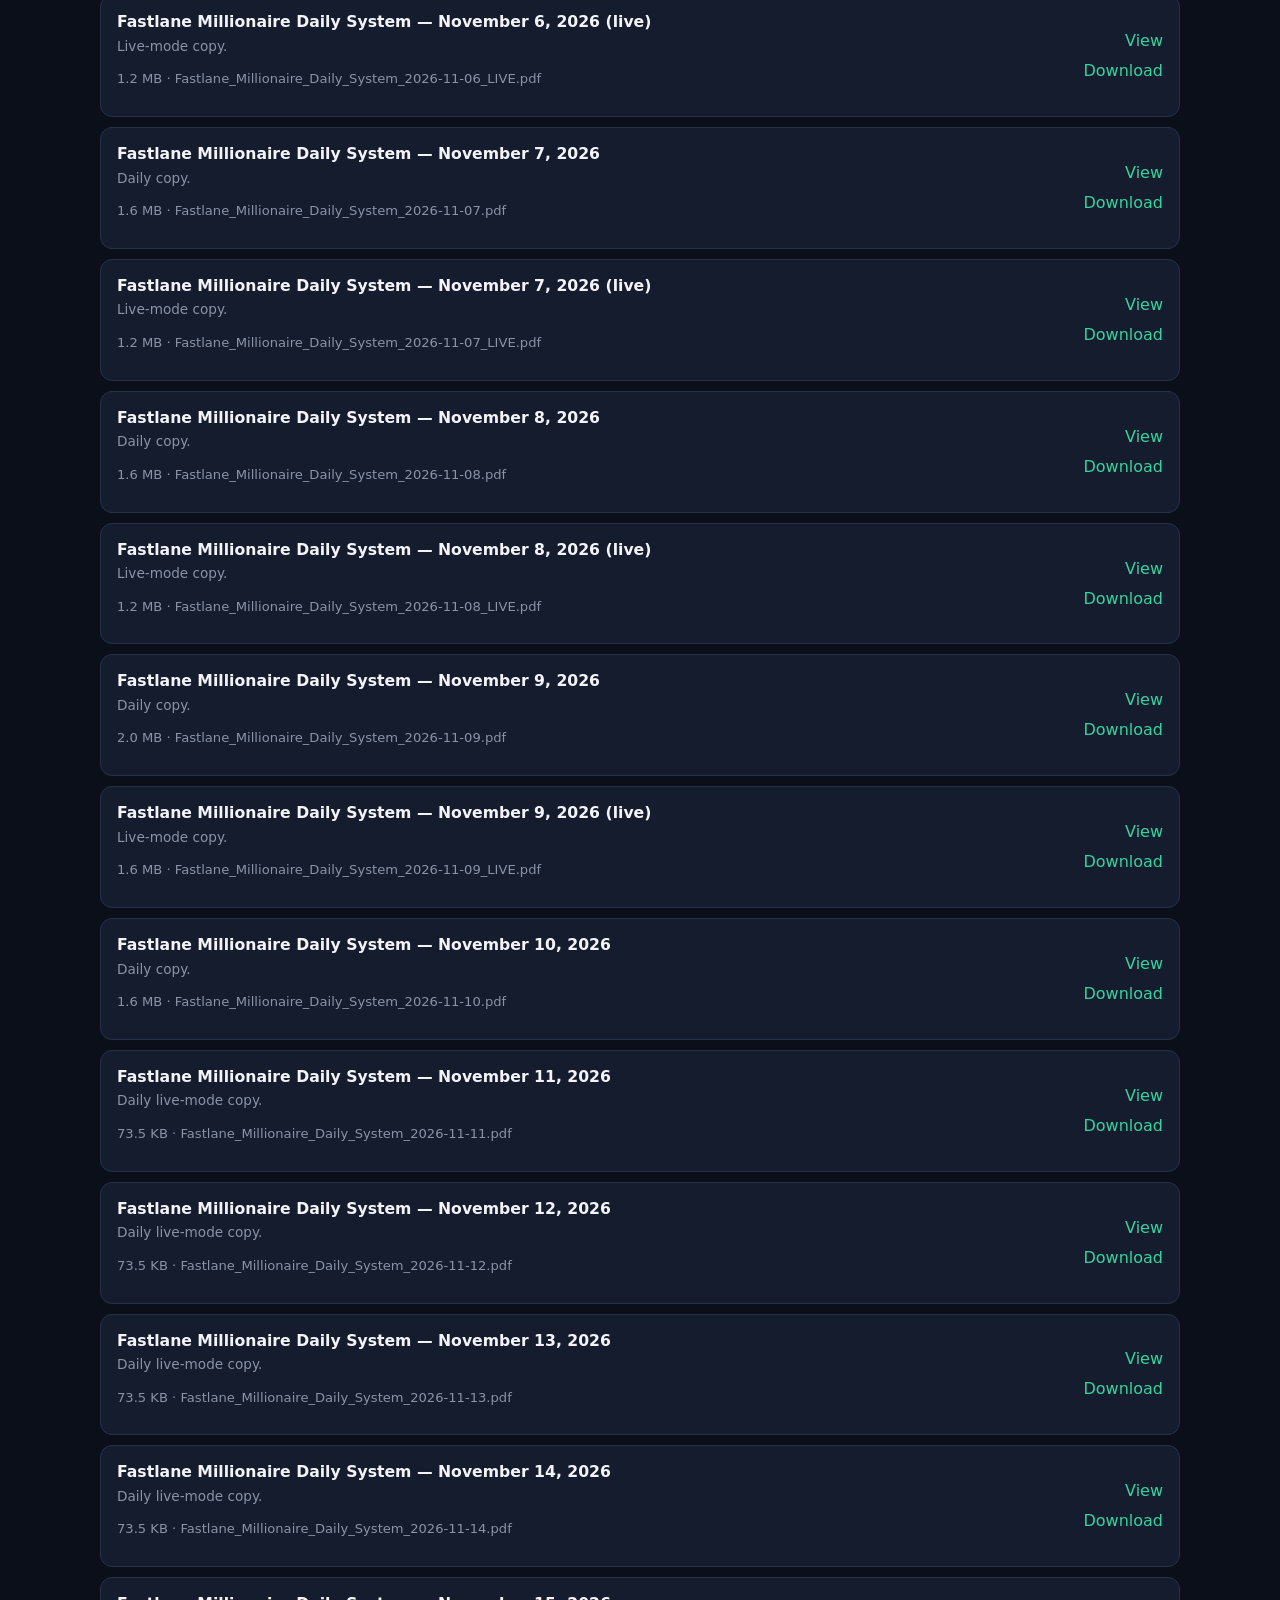
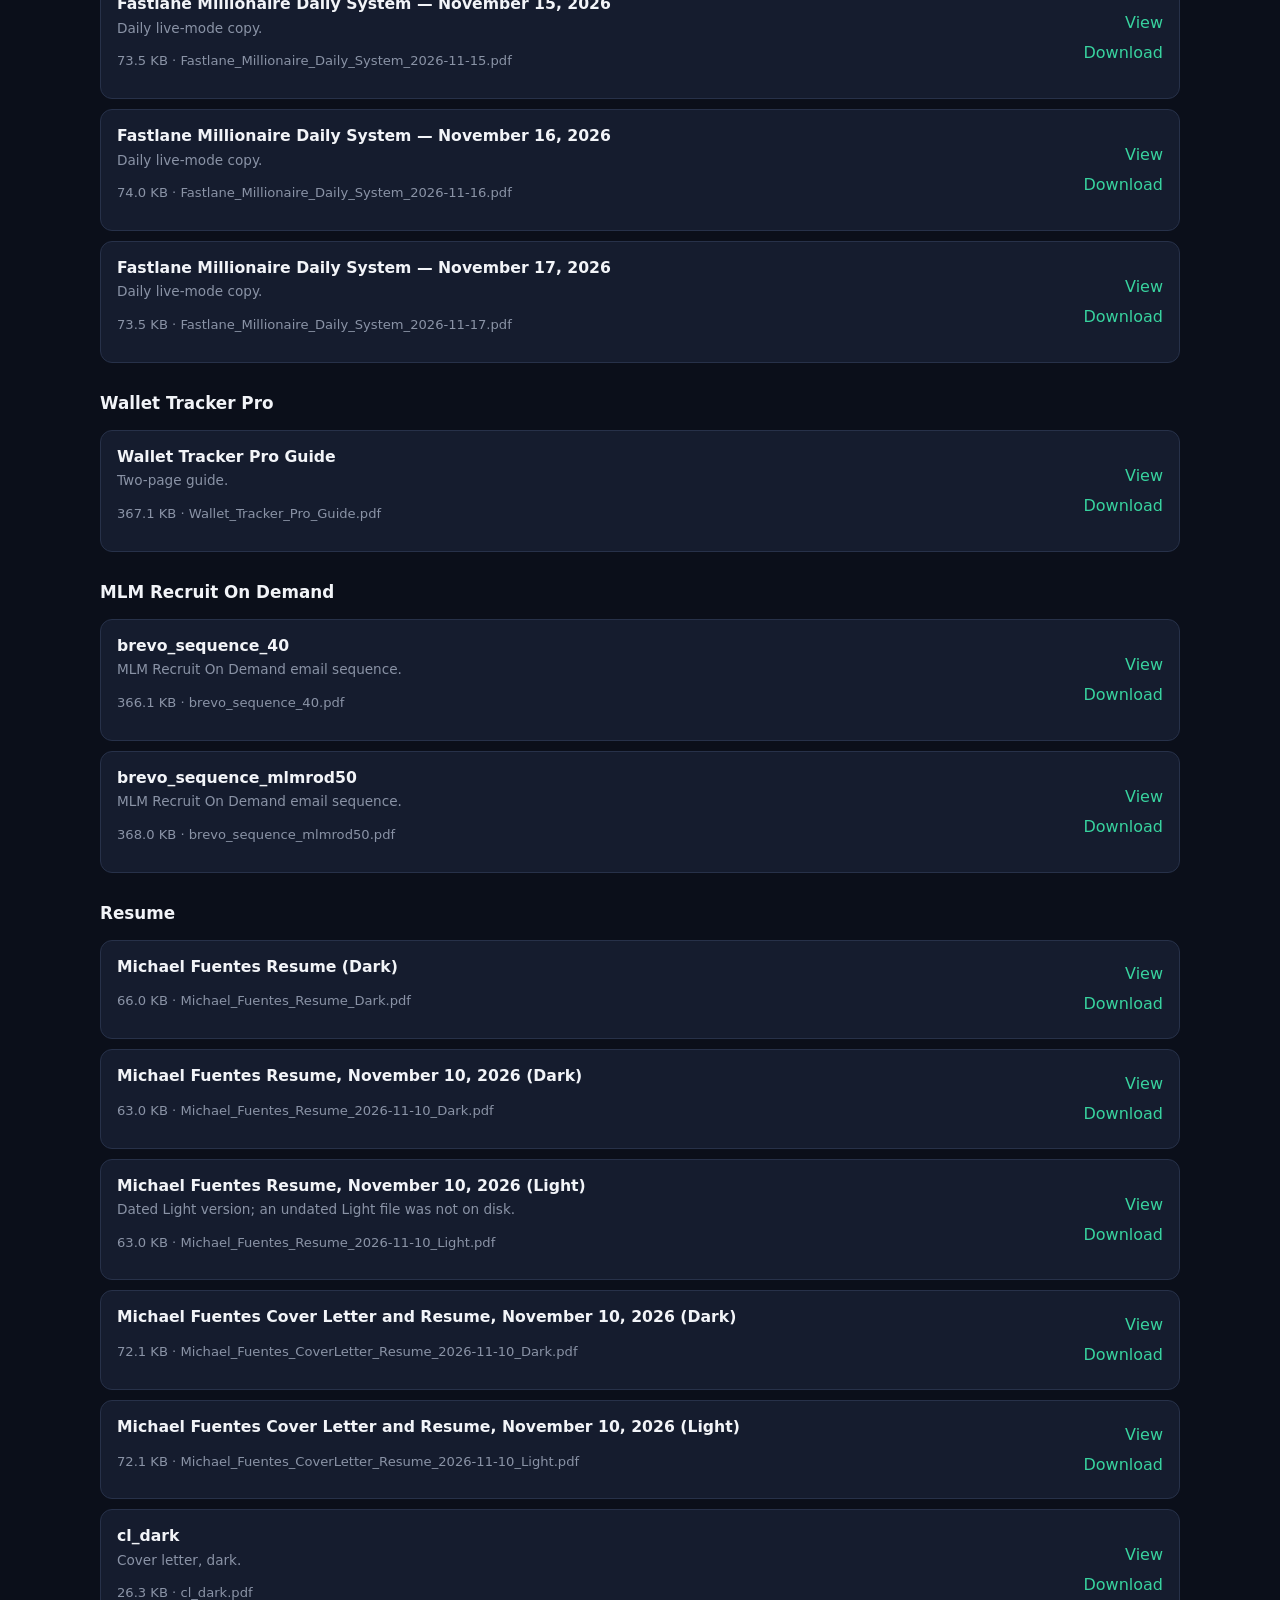
<file: resources.html>
<!doctype html>
<html lang="en">
<head>
  <meta charset="utf-8">
  <meta name="viewport" content="width=device-width, initial-scale=1">
  <title>Resources | FOMO</title>
  <link rel="stylesheet" href="styles.css">
</head>
<body>
  <header class="site-header">
    <div class="header-inner">
      <a class="brand" href="index.html">
        <span class="brand-mark">FOMO</span>
        <span class="brand-sub">Michael Fuentes</span>
      </a>
      <nav class="nav" aria-label="Primary">
      <a href="index.html">FOMO</a>
      <a href="resources.html" aria-current="page">Resources</a>
      <a href="privacy.html">Privacy</a>
      <a href="terms.html">Terms</a>
      </nav>
    </div>
  </header>
  <main class="main">
    <header class="resources-intro">
      <p class="kicker">Downloads</p>
      <h1>Resources</h1>
      <p class="lede">Videos, audio, and PDFs collected in one place. Play media in the browser or download a file to keep a copy.</p>
      <nav class="jump" aria-label="On this page">
        <a href="#videos">Videos (16)</a>
        <a href="#audio">Audio (76)</a>
        <a href="#pdfs">PDFs (37)</a>
      </nav>
    </header>
    <section class="section" id="videos">
      <h2>Videos <span class="section-count">(16)</span></h2>
      <h3 class="subhead">FOMO training</h3>
      <div class="grid grid-wide">
        <article class="card">
          <h3>FOMO intro</h3>
          <p class="desc">Intro to the fomo app.</p>
          <div class="media-box">
            <video controls preload="none" src="media/videos/fomo_01_intro.mp4">
              Sorry, your browser does not play this video. <a href="media/videos/fomo_01_intro.mp4">Download the file</a>.
            </video>
          </div>
          <div class="card-actions">
            <span class="meta">3.5 MB · fomo_01_intro.mp4</span>
            <a href="media/videos/fomo_01_intro.mp4" download>Download</a>
          </div>
        </article>
        <article class="card">
          <h3>Finding new coins</h3>
          <p class="desc">Finding new coins in fomo.</p>
          <div class="media-box">
            <video controls preload="none" src="media/videos/fomo_02_new_coins.mp4">
              Sorry, your browser does not play this video. <a href="media/videos/fomo_02_new_coins.mp4">Download the file</a>.
            </video>
          </div>
          <div class="card-actions">
            <span class="meta">2.7 MB · fomo_02_new_coins.mp4</span>
            <a href="media/videos/fomo_02_new_coins.mp4" download>Download</a>
          </div>
        </article>
        <article class="card">
          <h3>Wallet watch</h3>
          <p class="desc">Watching any wallet, with the CoinStats part.</p>
          <div class="media-box">
            <video controls preload="none" src="media/videos/fomo_03_wallet_watch.mp4">
              Sorry, your browser does not play this video. <a href="media/videos/fomo_03_wallet_watch.mp4">Download the file</a>.
            </video>
          </div>
          <div class="card-actions">
            <span class="meta">3.3 MB · fomo_03_wallet_watch.mp4</span>
            <a href="media/videos/fomo_03_wallet_watch.mp4" download>Download</a>
          </div>
        </article>
      </div>      <h3 class="subhead">Wallet Tracker Pro</h3>
      <div class="grid grid-wide">
        <article class="card">
          <h3>Wallet Tracker Pro demo</h3>
          <p class="desc">85-second demo using the frankdegods example.</p>
          <div class="media-box">
            <video controls preload="none" src="media/videos/Wallet_Tracker_Pro_Demo.mp4">
              Sorry, your browser does not play this video. <a href="media/videos/Wallet_Tracker_Pro_Demo.mp4">Download the file</a>.
            </video>
          </div>
          <div class="card-actions">
            <span class="meta">2.6 MB · Wallet_Tracker_Pro_Demo.mp4</span>
            <a href="media/videos/Wallet_Tracker_Pro_Demo.mp4" download>Download</a>
          </div>
        </article>
      </div>      <h3 class="subhead">Instagram reels</h3>
      <div class="grid">
        <article class="card">
          <h3>Instagram reel — November 16, 2026</h3>
          
          <div class="media-box">
            <video controls preload="none" src="media/videos/2026-11-16_reel.mp4">
              Sorry, your browser does not play this video. <a href="media/videos/2026-11-16_reel.mp4">Download the file</a>.
            </video>
          </div>
          <div class="card-actions">
            <span class="meta">440.4 KB · 2026-11-16_reel.mp4</span>
            <a href="media/videos/2026-11-16_reel.mp4" download>Download</a>
          </div>
        </article>
        <article class="card">
          <h3>Instagram reel — November 18, 2026</h3>
          
          <div class="media-box">
            <video controls preload="none" src="media/videos/2026-11-18_reel.mp4">
              Sorry, your browser does not play this video. <a href="media/videos/2026-11-18_reel.mp4">Download the file</a>.
            </video>
          </div>
          <div class="card-actions">
            <span class="meta">380.7 KB · 2026-11-18_reel.mp4</span>
            <a href="media/videos/2026-11-18_reel.mp4" download>Download</a>
          </div>
        </article>
        <article class="card">
          <h3>Instagram reel — November 23, 2026</h3>
          
          <div class="media-box">
            <video controls preload="none" src="media/videos/2026-11-23_reel.mp4">
              Sorry, your browser does not play this video. <a href="media/videos/2026-11-23_reel.mp4">Download the file</a>.
            </video>
          </div>
          <div class="card-actions">
            <span class="meta">414.1 KB · 2026-11-23_reel.mp4</span>
            <a href="media/videos/2026-11-23_reel.mp4" download>Download</a>
          </div>
        </article>
        <article class="card">
          <h3>Instagram reel — November 27, 2026</h3>
          
          <div class="media-box">
            <video controls preload="none" src="media/videos/2026-11-27_reel.mp4">
              Sorry, your browser does not play this video. <a href="media/videos/2026-11-27_reel.mp4">Download the file</a>.
            </video>
          </div>
          <div class="card-actions">
            <span class="meta">394.7 KB · 2026-11-27_reel.mp4</span>
            <a href="media/videos/2026-11-27_reel.mp4" download>Download</a>
          </div>
        </article>
        <article class="card">
          <h3>Instagram reel — November 30, 2026</h3>
          
          <div class="media-box">
            <video controls preload="none" src="media/videos/2026-11-30_reel.mp4">
              Sorry, your browser does not play this video. <a href="media/videos/2026-11-30_reel.mp4">Download the file</a>.
            </video>
          </div>
          <div class="card-actions">
            <span class="meta">410.1 KB · 2026-11-30_reel.mp4</span>
            <a href="media/videos/2026-11-30_reel.mp4" download>Download</a>
          </div>
        </article>
        <article class="card">
          <h3>Instagram reel — December 2, 2026</h3>
          
          <div class="media-box">
            <video controls preload="none" src="media/videos/2026-12-02_reel.mp4">
              Sorry, your browser does not play this video. <a href="media/videos/2026-12-02_reel.mp4">Download the file</a>.
            </video>
          </div>
          <div class="card-actions">
            <span class="meta">427.8 KB · 2026-12-02_reel.mp4</span>
            <a href="media/videos/2026-12-02_reel.mp4" download>Download</a>
          </div>
        </article>
        <article class="card">
          <h3>Instagram reel — December 7, 2026</h3>
          
          <div class="media-box">
            <video controls preload="none" src="media/videos/2026-12-07_reel.mp4">
              Sorry, your browser does not play this video. <a href="media/videos/2026-12-07_reel.mp4">Download the file</a>.
            </video>
          </div>
          <div class="card-actions">
            <span class="meta">382.1 KB · 2026-12-07_reel.mp4</span>
            <a href="media/videos/2026-12-07_reel.mp4" download>Download</a>
          </div>
        </article>
        <article class="card">
          <h3>Instagram reel — December 9, 2026</h3>
          
          <div class="media-box">
            <video controls preload="none" src="media/videos/2026-12-09_reel.mp4">
              Sorry, your browser does not play this video. <a href="media/videos/2026-12-09_reel.mp4">Download the file</a>.
            </video>
          </div>
          <div class="card-actions">
            <span class="meta">392.9 KB · 2026-12-09_reel.mp4</span>
            <a href="media/videos/2026-12-09_reel.mp4" download>Download</a>
          </div>
        </article>
      </div>      <h3 class="subhead">Saved from the web</h3>
      <div class="grid grid-wide">
        <article class="card">
          <h3>Enovair Gemini leads</h3>
          <p class="desc">Saved lead-generation video.</p>
          <div class="media-box">
            <video controls preload="none" src="media/videos/Enovair_Gemini_leads.mp4">
              Sorry, your browser does not play this video. <a href="media/videos/Enovair_Gemini_leads.mp4">Download the file</a>.
            </video>
          </div>
          <div class="card-actions">
            <span class="meta">16.9 MB · Enovair_Gemini_leads.mp4</span>
            <a href="media/videos/Enovair_Gemini_leads.mp4" download>Download</a>
          </div>
        </article>
        <article class="card">
          <h3>LeadGenJay cold email template</h3>
          <p class="desc">Saved lead-generation video.</p>
          <div class="media-box">
            <video controls preload="none" src="media/videos/LeadGenJay_cold_email_template_short.mp4">
              Sorry, your browser does not play this video. <a href="media/videos/LeadGenJay_cold_email_template_short.mp4">Download the file</a>.
            </video>
          </div>
          <div class="card-actions">
            <span class="meta">1.3 MB · LeadGenJay_cold_email_template_short.mp4</span>
            <a href="media/videos/LeadGenJay_cold_email_template_short.mp4" download>Download</a>
          </div>
        </article>
        <article class="card">
          <h3>yt_EB_Q2hg18Xw</h3>
          <p class="desc">Saved YouTube video. Title was not recorded.</p>
          <div class="media-box">
            <video controls preload="none" src="media/videos/yt_EB_Q2hg18Xw.mp4">
              Sorry, your browser does not play this video. <a href="media/videos/yt_EB_Q2hg18Xw.mp4">Download the file</a>.
            </video>
          </div>
          <div class="card-actions">
            <span class="meta">16.9 MB · yt_EB_Q2hg18Xw.mp4</span>
            <a href="media/videos/yt_EB_Q2hg18Xw.mp4" download>Download</a>
          </div>
        </article>
        <article class="card">
          <h3>yt_ye_RjECUmXk</h3>
          <p class="desc">Saved YouTube video. Title was not recorded.</p>
          <div class="media-box">
            <video controls preload="none" src="media/videos/yt_ye_RjECUmXk.mp4">
              Sorry, your browser does not play this video. <a href="media/videos/yt_ye_RjECUmXk.mp4">Download the file</a>.
            </video>
          </div>
          <div class="card-actions">
            <span class="meta">1.3 MB · yt_ye_RjECUmXk.mp4</span>
            <a href="media/videos/yt_ye_RjECUmXk.mp4" download>Download</a>
          </div>
        </article>
      </div>
    </section>
    <section class="section" id="audio">
      <h2>Audio <span class="section-count">(76)</span></h2>
      <h3 class="subhead">MLM Recruit On Demand</h3>
      <div class="grid grid-wide">
        <article class="card">
          <h3>MLM Recruit On Demand sequence, part 1</h3>
          <p class="desc">Spoken version of the email sequence.</p>
          <div class="media-box">
            <audio controls preload="none" src="media/audio/brevo-mlmrod-sequence-part1.mp3">
              Sorry, your browser does not play this audio. <a href="media/audio/brevo-mlmrod-sequence-part1.mp3">Download the file</a>.
            </audio>
          </div>
          <div class="card-actions">
            <span class="meta">5.2 MB · brevo-mlmrod-sequence-part1.mp3</span>
            <a href="media/audio/brevo-mlmrod-sequence-part1.mp3" download>Download</a>
          </div>
        </article>
        <article class="card">
          <h3>MLM Recruit On Demand sequence, part 2</h3>
          <p class="desc">Spoken version of the email sequence.</p>
          <div class="media-box">
            <audio controls preload="none" src="media/audio/brevo-mlmrod-sequence-part2.mp3">
              Sorry, your browser does not play this audio. <a href="media/audio/brevo-mlmrod-sequence-part2.mp3">Download the file</a>.
            </audio>
          </div>
          <div class="card-actions">
            <span class="meta">4.6 MB · brevo-mlmrod-sequence-part2.mp3</span>
            <a href="media/audio/brevo-mlmrod-sequence-part2.mp3" download>Download</a>
          </div>
        </article>
        <article class="card">
          <h3>MLM Recruit On Demand sequence, part 3</h3>
          <p class="desc">Spoken version of the email sequence.</p>
          <div class="media-box">
            <audio controls preload="none" src="media/audio/brevo-mlmrod-sequence-part3.mp3">
              Sorry, your browser does not play this audio. <a href="media/audio/brevo-mlmrod-sequence-part3.mp3">Download the file</a>.
            </audio>
          </div>
          <div class="card-actions">
            <span class="meta">4.6 MB · brevo-mlmrod-sequence-part3.mp3</span>
            <a href="media/audio/brevo-mlmrod-sequence-part3.mp3" download>Download</a>
          </div>
        </article>
        <article class="card">
          <h3>MLM Recruit On Demand sequence, part 4</h3>
          <p class="desc">Spoken version of the email sequence.</p>
          <div class="media-box">
            <audio controls preload="none" src="media/audio/brevo-mlmrod-sequence-part4.mp3">
              Sorry, your browser does not play this audio. <a href="media/audio/brevo-mlmrod-sequence-part4.mp3">Download the file</a>.
            </audio>
          </div>
          <div class="card-actions">
            <span class="meta">4.6 MB · brevo-mlmrod-sequence-part4.mp3</span>
            <a href="media/audio/brevo-mlmrod-sequence-part4.mp3" download>Download</a>
          </div>
        </article>
        <article class="card">
          <h3>MLM Recruit On Demand sequence, part 5</h3>
          <p class="desc">Spoken version of the email sequence.</p>
          <div class="media-box">
            <audio controls preload="none" src="media/audio/brevo-mlmrod-sequence-part5.mp3">
              Sorry, your browser does not play this audio. <a href="media/audio/brevo-mlmrod-sequence-part5.mp3">Download the file</a>.
            </audio>
          </div>
          <div class="card-actions">
            <span class="meta">4.5 MB · brevo-mlmrod-sequence-part5.mp3</span>
            <a href="media/audio/brevo-mlmrod-sequence-part5.mp3" download>Download</a>
          </div>
        </article>
      </div>      <h3 class="subhead">Lead summaries</h3>
      <div class="list-rows">
        <article class="row">
          <div class="row-main">
            <h3>daily 2026-11-05 voice</h3>
            <p class="desc">Spoken lead summary.</p>
            <p class="meta">132.5 KB · <a href="media/audio/daily_2026-11-05_voice.mp3" download>Download</a></p>
          </div>
          <audio controls preload="none" src="media/audio/daily_2026-11-05_voice.mp3">
            <a href="media/audio/daily_2026-11-05_voice.mp3">Download</a>
          </audio>
        </article>
        <article class="row">
          <div class="row-main">
            <h3>top5_leads</h3>
            <p class="desc">Spoken lead summary.</p>
            <p class="meta">760.4 KB · <a href="media/audio/top5_leads.mp3" download>Download</a></p>
          </div>
          <audio controls preload="none" src="media/audio/top5_leads.mp3">
            <a href="media/audio/top5_leads.mp3">Download</a>
          </audio>
        </article>
      </div>      <h3 class="subhead">free_texting and ft clips</h3>
      <div class="list-rows">
        <article class="row">
          <div class="row-main">
            <h3>free_texting</h3>
            
            <p class="meta">311.8 KB · <a href="media/audio/free_texting.mp3" download>Download</a></p>
          </div>
          <audio controls preload="none" src="media/audio/free_texting.mp3">
            <a href="media/audio/free_texting.mp3">Download</a>
          </audio>
        </article>
        <article class="row">
          <div class="row-main">
            <h3>ft c0</h3>
            
            <p class="meta">209.4 KB · <a href="media/audio/ft_c0.mp3" download>Download</a></p>
          </div>
          <audio controls preload="none" src="media/audio/ft_c0.mp3">
            <a href="media/audio/ft_c0.mp3">Download</a>
          </audio>
        </article>
        <article class="row">
          <div class="row-main">
            <h3>ft c1</h3>
            
            <p class="meta">386.8 KB · <a href="media/audio/ft_c1.mp3" download>Download</a></p>
          </div>
          <audio controls preload="none" src="media/audio/ft_c1.mp3">
            <a href="media/audio/ft_c1.mp3">Download</a>
          </audio>
        </article>
        <article class="row">
          <div class="row-main">
            <h3>ft c2</h3>
            
            <p class="meta">627.6 KB · <a href="media/audio/ft_c2.mp3" download>Download</a></p>
          </div>
          <audio controls preload="none" src="media/audio/ft_c2.mp3">
            <a href="media/audio/ft_c2.mp3">Download</a>
          </audio>
        </article>
        <article class="row">
          <div class="row-main">
            <h3>ft c3</h3>
            
            <p class="meta">118.5 KB · <a href="media/audio/ft_c3.mp3" download>Download</a></p>
          </div>
          <audio controls preload="none" src="media/audio/ft_c3.mp3">
            <a href="media/audio/ft_c3.mp3">Download</a>
          </audio>
        </article>
        <article class="row">
          <div class="row-main">
            <h3>ft c4</h3>
            
            <p class="meta">330.0 KB · <a href="media/audio/ft_c4.mp3" download>Download</a></p>
          </div>
          <audio controls preload="none" src="media/audio/ft_c4.mp3">
            <a href="media/audio/ft_c4.mp3">Download</a>
          </audio>
        </article>
        <article class="row">
          <div class="row-main">
            <h3>ft c5</h3>
            
            <p class="meta">249.0 KB · <a href="media/audio/ft_c5.mp3" download>Download</a></p>
          </div>
          <audio controls preload="none" src="media/audio/ft_c5.mp3">
            <a href="media/audio/ft_c5.mp3">Download</a>
          </audio>
        </article>
        <article class="row">
          <div class="row-main">
            <h3>ft c6</h3>
            
            <p class="meta">242.1 KB · <a href="media/audio/ft_c6.mp3" download>Download</a></p>
          </div>
          <audio controls preload="none" src="media/audio/ft_c6.mp3">
            <a href="media/audio/ft_c6.mp3">Download</a>
          </audio>
        </article>
        <article class="row">
          <div class="row-main">
            <h3>ft c7</h3>
            
            <p class="meta">163.3 KB · <a href="media/audio/ft_c7.mp3" download>Download</a></p>
          </div>
          <audio controls preload="none" src="media/audio/ft_c7.mp3">
            <a href="media/audio/ft_c7.mp3">Download</a>
          </audio>
        </article>
        <article class="row">
          <div class="row-main">
            <h3>ft c8</h3>
            
            <p class="meta">154.7 KB · <a href="media/audio/ft_c8.mp3" download>Download</a></p>
          </div>
          <audio controls preload="none" src="media/audio/ft_c8.mp3">
            <a href="media/audio/ft_c8.mp3">Download</a>
          </audio>
        </article>
      </div>      <h3 class="subhead">ib clips</h3>
      <div class="list-rows">
        <article class="row">
          <div class="row-main">
            <h3>fifteen_calls</h3>
            
            <p class="meta">118.4 KB · <a href="media/audio/fifteen_calls.mp3" download>Download</a></p>
          </div>
          <audio controls preload="none" src="media/audio/fifteen_calls.mp3">
            <a href="media/audio/fifteen_calls.mp3">Download</a>
          </audio>
        </article>
        <article class="row">
          <div class="row-main">
            <h3>ibuprofen_answer</h3>
            
            <p class="meta">167.6 KB · <a href="media/audio/ibuprofen_answer.mp3" download>Download</a></p>
          </div>
          <audio controls preload="none" src="media/audio/ibuprofen_answer.mp3">
            <a href="media/audio/ibuprofen_answer.mp3">Download</a>
          </audio>
        </article>
        <article class="row">
          <div class="row-main">
            <h3>ib p1</h3>
            
            <p class="meta">501.8 KB · <a href="media/audio/ib_p1.mp3" download>Download</a></p>
          </div>
          <audio controls preload="none" src="media/audio/ib_p1.mp3">
            <a href="media/audio/ib_p1.mp3">Download</a>
          </audio>
        </article>
        <article class="row">
          <div class="row-main">
            <h3>ib p2</h3>
            
            <p class="meta">316.2 KB · <a href="media/audio/ib_p2.mp3" download>Download</a></p>
          </div>
          <audio controls preload="none" src="media/audio/ib_p2.mp3">
            <a href="media/audio/ib_p2.mp3">Download</a>
          </audio>
        </article>
        <article class="row">
          <div class="row-main">
            <h3>ib p3</h3>
            
            <p class="meta">400.6 KB · <a href="media/audio/ib_p3.mp3" download>Download</a></p>
          </div>
          <audio controls preload="none" src="media/audio/ib_p3.mp3">
            <a href="media/audio/ib_p3.mp3">Download</a>
          </audio>
        </article>
        <article class="row">
          <div class="row-main">
            <h3>ib p4</h3>
            
            <p class="meta">317.9 KB · <a href="media/audio/ib_p4.mp3" download>Download</a></p>
          </div>
          <audio controls preload="none" src="media/audio/ib_p4.mp3">
            <a href="media/audio/ib_p4.mp3">Download</a>
          </audio>
        </article>
        <article class="row">
          <div class="row-main">
            <h3>ib p5</h3>
            
            <p class="meta">324.8 KB · <a href="media/audio/ib_p5.mp3" download>Download</a></p>
          </div>
          <audio controls preload="none" src="media/audio/ib_p5.mp3">
            <a href="media/audio/ib_p5.mp3">Download</a>
          </audio>
        </article>
        <article class="row">
          <div class="row-main">
            <h3>ib p6</h3>
            
            <p class="meta">355.8 KB · <a href="media/audio/ib_p6.mp3" download>Download</a></p>
          </div>
          <audio controls preload="none" src="media/audio/ib_p6.mp3">
            <a href="media/audio/ib_p6.mp3">Download</a>
          </audio>
        </article>
        <article class="row">
          <div class="row-main">
            <h3>ib p7</h3>
            
            <p class="meta">206.0 KB · <a href="media/audio/ib_p7.mp3" download>Download</a></p>
          </div>
          <audio controls preload="none" src="media/audio/ib_p7.mp3">
            <a href="media/audio/ib_p7.mp3">Download</a>
          </audio>
        </article>
        <article class="row">
          <div class="row-main">
            <h3>ib p8</h3>
            
            <p class="meta">338.6 KB · <a href="media/audio/ib_p8.mp3" download>Download</a></p>
          </div>
          <audio controls preload="none" src="media/audio/ib_p8.mp3">
            <a href="media/audio/ib_p8.mp3">Download</a>
          </audio>
        </article>
        <article class="row">
          <div class="row-main">
            <h3>ib p9</h3>
            
            <p class="meta">273.1 KB · <a href="media/audio/ib_p9.mp3" download>Download</a></p>
          </div>
          <audio controls preload="none" src="media/audio/ib_p9.mp3">
            <a href="media/audio/ib_p9.mp3">Download</a>
          </audio>
        </article>
        <article class="row">
          <div class="row-main">
            <h3>ib p10</h3>
            
            <p class="meta">211.1 KB · <a href="media/audio/ib_p10.mp3" download>Download</a></p>
          </div>
          <audio controls preload="none" src="media/audio/ib_p10.mp3">
            <a href="media/audio/ib_p10.mp3">Download</a>
          </audio>
        </article>
        <article class="row">
          <div class="row-main">
            <h3>ib p11</h3>
            
            <p class="meta">247.3 KB · <a href="media/audio/ib_p11.mp3" download>Download</a></p>
          </div>
          <audio controls preload="none" src="media/audio/ib_p11.mp3">
            <a href="media/audio/ib_p11.mp3">Download</a>
          </audio>
        </article>
        <article class="row">
          <div class="row-main">
            <h3>ib p12</h3>
            
            <p class="meta">402.3 KB · <a href="media/audio/ib_p12.mp3" download>Download</a></p>
          </div>
          <audio controls preload="none" src="media/audio/ib_p12.mp3">
            <a href="media/audio/ib_p12.mp3">Download</a>
          </audio>
        </article>
      </div>      <h3 class="subhead">recap and listen clips</h3>
      <div class="list-rows">
        <article class="row">
          <div class="row-main">
            <h3>recap</h3>
            
            <p class="meta">1.0 MB · <a href="media/audio/recap.mp3" download>Download</a></p>
          </div>
          <audio controls preload="none" src="media/audio/recap.mp3">
            <a href="media/audio/recap.mp3">Download</a>
          </audio>
        </article>
        <article class="row">
          <div class="row-main">
            <h3>listen</h3>
            
            <p class="meta">4.6 MB · <a href="media/audio/listen.mp3" download>Download</a></p>
          </div>
          <audio controls preload="none" src="media/audio/listen.mp3">
            <a href="media/audio/listen.mp3">Download</a>
          </audio>
        </article>
        <article class="row">
          <div class="row-main">
            <h3>listen_15</h3>
            
            <p class="meta">8.5 MB · <a href="media/audio/listen_15.mp3" download>Download</a></p>
          </div>
          <audio controls preload="none" src="media/audio/listen_15.mp3">
            <a href="media/audio/listen_15.mp3">Download</a>
          </audio>
        </article>
      </div>      <h3 class="subhead">josh clips</h3>
      <div class="list-rows">
        <article class="row">
          <div class="row-main">
            <h3>josh_p1.mp3</h3>
            
            <p class="meta">158.8 KB · <a href="media/audio/josh_p1.mp3" download>Download</a></p>
          </div>
          <audio controls preload="none" src="media/audio/josh_p1.mp3">
            <a href="media/audio/josh_p1.mp3">Download</a>
          </audio>
        </article>
        <article class="row">
          <div class="row-main">
            <h3>josh_p1.wav</h3>
            
            <p class="meta">1.7 MB · <a href="media/audio/josh_p1.wav" download>Download</a></p>
          </div>
          <audio controls preload="none" src="media/audio/josh_p1.wav">
            <a href="media/audio/josh_p1.wav">Download</a>
          </audio>
        </article>
        <article class="row">
          <div class="row-main">
            <h3>josh_sample.mp3</h3>
            
            <p class="meta">96.0 KB · <a href="media/audio/josh_sample.mp3" download>Download</a></p>
          </div>
          <audio controls preload="none" src="media/audio/josh_sample.mp3">
            <a href="media/audio/josh_sample.mp3">Download</a>
          </audio>
        </article>
        <article class="row">
          <div class="row-main">
            <h3>josh_sample.wav</h3>
            
            <p class="meta">524.0 KB · <a href="media/audio/josh_sample.wav" download>Download</a></p>
          </div>
          <audio controls preload="none" src="media/audio/josh_sample.wav">
            <a href="media/audio/josh_sample.wav">Download</a>
          </audio>
        </article>
        <article class="row">
          <div class="row-main">
            <h3>josh_yes.mp3</h3>
            
            <p class="meta">502.3 KB · <a href="media/audio/josh_yes.mp3" download>Download</a></p>
          </div>
          <audio controls preload="none" src="media/audio/josh_yes.mp3">
            <a href="media/audio/josh_yes.mp3">Download</a>
          </audio>
        </article>
        <article class="row">
          <div class="row-main">
            <h3>josh_yes.wav</h3>
            
            <p class="meta">5.4 MB · <a href="media/audio/josh_yes.wav" download>Download</a></p>
          </div>
          <audio controls preload="none" src="media/audio/josh_yes.wav">
            <a href="media/audio/josh_yes.wav">Download</a>
          </audio>
        </article>
        <article class="row">
          <div class="row-main">
            <h3>josh_yes_en.mp3</h3>
            
            <p class="meta">19.6 KB · <a href="media/audio/josh_yes_en.mp3" download>Download</a></p>
          </div>
          <audio controls preload="none" src="media/audio/josh_yes_en.mp3">
            <a href="media/audio/josh_yes_en.mp3">Download</a>
          </audio>
        </article>
        <article class="row">
          <div class="row-main">
            <h3>josh_yes_en.wav</h3>
            
            <p class="meta">209.4 KB · <a href="media/audio/josh_yes_en.wav" download>Download</a></p>
          </div>
          <audio controls preload="none" src="media/audio/josh_yes_en.wav">
            <a href="media/audio/josh_yes_en.wav">Download</a>
          </audio>
        </article>
        <article class="row">
          <div class="row-main">
            <h3>josh_yes_upgrades.mp3</h3>
            
            <p class="meta">1.2 MB · <a href="media/audio/josh_yes_upgrades.mp3" download>Download</a></p>
          </div>
          <audio controls preload="none" src="media/audio/josh_yes_upgrades.mp3">
            <a href="media/audio/josh_yes_upgrades.mp3">Download</a>
          </audio>
        </article>
      </div>      <h3 class="subhead">lucia, l, and c clips</h3>
      <div class="list-rows">
        <article class="row">
          <div class="row-main">
            <h3>lucia_p1</h3>
            
            <p class="meta">445.9 KB · <a href="media/audio/lucia_p1.mp3" download>Download</a></p>
          </div>
          <audio controls preload="none" src="media/audio/lucia_p1.mp3">
            <a href="media/audio/lucia_p1.mp3">Download</a>
          </audio>
        </article>
        <article class="row">
          <div class="row-main">
            <h3>l1</h3>
            
            <p class="meta">1.6 MB · <a href="media/audio/l1.wav" download>Download</a></p>
          </div>
          <audio controls preload="none" src="media/audio/l1.wav">
            <a href="media/audio/l1.wav">Download</a>
          </audio>
        </article>
        <article class="row">
          <div class="row-main">
            <h3>l2</h3>
            
            <p class="meta">1.4 MB · <a href="media/audio/l2.wav" download>Download</a></p>
          </div>
          <audio controls preload="none" src="media/audio/l2.wav">
            <a href="media/audio/l2.wav">Download</a>
          </audio>
        </article>
        <article class="row">
          <div class="row-main">
            <h3>l3</h3>
            
            <p class="meta">1.3 MB · <a href="media/audio/l3.wav" download>Download</a></p>
          </div>
          <audio controls preload="none" src="media/audio/l3.wav">
            <a href="media/audio/l3.wav">Download</a>
          </audio>
        </article>
        <article class="row">
          <div class="row-main">
            <h3>l4</h3>
            
            <p class="meta">567.3 KB · <a href="media/audio/l4.wav" download>Download</a></p>
          </div>
          <audio controls preload="none" src="media/audio/l4.wav">
            <a href="media/audio/l4.wav">Download</a>
          </audio>
        </article>
        <article class="row">
          <div class="row-main">
            <h3>c00</h3>
            
            <p class="meta">421.3 KB · <a href="media/audio/c00.mp3" download>Download</a></p>
          </div>
          <audio controls preload="none" src="media/audio/c00.mp3">
            <a href="media/audio/c00.mp3">Download</a>
          </audio>
        </article>
        <article class="row">
          <div class="row-main">
            <h3>c01</h3>
            
            <p class="meta">192.6 KB · <a href="media/audio/c01.mp3" download>Download</a></p>
          </div>
          <audio controls preload="none" src="media/audio/c01.mp3">
            <a href="media/audio/c01.mp3">Download</a>
          </audio>
        </article>
        <article class="row">
          <div class="row-main">
            <h3>c02</h3>
            
            <p class="meta">383.4 KB · <a href="media/audio/c02.mp3" download>Download</a></p>
          </div>
          <audio controls preload="none" src="media/audio/c02.mp3">
            <a href="media/audio/c02.mp3">Download</a>
          </audio>
        </article>
        <article class="row">
          <div class="row-main">
            <h3>c03</h3>
            
            <p class="meta">340.3 KB · <a href="media/audio/c03.mp3" download>Download</a></p>
          </div>
          <audio controls preload="none" src="media/audio/c03.mp3">
            <a href="media/audio/c03.mp3">Download</a>
          </audio>
        </article>
        <article class="row">
          <div class="row-main">
            <h3>c04</h3>
            
            <p class="meta">724.0 KB · <a href="media/audio/c04.mp3" download>Download</a></p>
          </div>
          <audio controls preload="none" src="media/audio/c04.mp3">
            <a href="media/audio/c04.mp3">Download</a>
          </audio>
        </article>
        <article class="row">
          <div class="row-main">
            <h3>c05</h3>
            
            <p class="meta">479.4 KB · <a href="media/audio/c05.mp3" download>Download</a></p>
          </div>
          <audio controls preload="none" src="media/audio/c05.mp3">
            <a href="media/audio/c05.mp3">Download</a>
          </audio>
        </article>
        <article class="row">
          <div class="row-main">
            <h3>c06</h3>
            
            <p class="meta">1.0 MB · <a href="media/audio/c06.mp3" download>Download</a></p>
          </div>
          <audio controls preload="none" src="media/audio/c06.mp3">
            <a href="media/audio/c06.mp3">Download</a>
          </audio>
        </article>
        <article class="row">
          <div class="row-main">
            <h3>c07</h3>
            
            <p class="meta">379.9 KB · <a href="media/audio/c07.mp3" download>Download</a></p>
          </div>
          <audio controls preload="none" src="media/audio/c07.mp3">
            <a href="media/audio/c07.mp3">Download</a>
          </audio>
        </article>
        <article class="row">
          <div class="row-main">
            <h3>c08</h3>
            
            <p class="meta">385.1 KB · <a href="media/audio/c08.mp3" download>Download</a></p>
          </div>
          <audio controls preload="none" src="media/audio/c08.mp3">
            <a href="media/audio/c08.mp3">Download</a>
          </audio>
        </article>
        <article class="row">
          <div class="row-main">
            <h3>c09</h3>
            
            <p class="meta">563.8 KB · <a href="media/audio/c09.mp3" download>Download</a></p>
          </div>
          <audio controls preload="none" src="media/audio/c09.mp3">
            <a href="media/audio/c09.mp3">Download</a>
          </audio>
        </article>
        <article class="row">
          <div class="row-main">
            <h3>c10</h3>
            
            <p class="meta">505.3 KB · <a href="media/audio/c10.mp3" download>Download</a></p>
          </div>
          <audio controls preload="none" src="media/audio/c10.mp3">
            <a href="media/audio/c10.mp3">Download</a>
          </audio>
        </article>
        <article class="row">
          <div class="row-main">
            <h3>c11</h3>
            
            <p class="meta">463.9 KB · <a href="media/audio/c11.mp3" download>Download</a></p>
          </div>
          <audio controls preload="none" src="media/audio/c11.mp3">
            <a href="media/audio/c11.mp3">Download</a>
          </audio>
        </article>
      </div>      <h3 class="subhead">DJ I Rock Jesus radio shows</h3>
      <div class="list-rows">
        <article class="row">
          <div class="row-main">
            <h3>DJ I Rock Jesus — July 17, 2008</h3>
            <p class="desc">Smaller copy of the full radio show.</p>
            <p class="meta">36.0 MB · <a href="media/audio/frn-119096-07-17-2008_pshow_257509.mp3" download>Download</a></p>
          </div>
          <audio controls preload="none" src="media/audio/frn-119096-07-17-2008_pshow_257509.mp3">
            <a href="media/audio/frn-119096-07-17-2008_pshow_257509.mp3">Download</a>
          </audio>
        </article>
        <article class="row">
          <div class="row-main">
            <h3>DJ I Rock Jesus — August 16, 2008</h3>
            <p class="desc">Smaller copy of the full radio show.</p>
            <p class="meta">41.5 MB · <a href="media/audio/frn-122499-08-16-2008_pshow_261182.mp3" download>Download</a></p>
          </div>
          <audio controls preload="none" src="media/audio/frn-122499-08-16-2008_pshow_261182.mp3">
            <a href="media/audio/frn-122499-08-16-2008_pshow_261182.mp3">Download</a>
          </audio>
        </article>
        <article class="row">
          <div class="row-main">
            <h3>DJ I Rock Jesus — October 2, 2008</h3>
            <p class="desc">Smaller copy of the full radio show.</p>
            <p class="meta">42.3 MB · <a href="media/audio/frn-127380-10-02-2008_pshow_270841.mp3" download>Download</a></p>
          </div>
          <audio controls preload="none" src="media/audio/frn-127380-10-02-2008_pshow_270841.mp3">
            <a href="media/audio/frn-127380-10-02-2008_pshow_270841.mp3">Download</a>
          </audio>
        </article>
        <article class="row">
          <div class="row-main">
            <h3>DJ I Rock Jesus — November 4, 2008</h3>
            <p class="desc">Smaller copy of the full radio show.</p>
            <p class="meta">41.6 MB · <a href="media/audio/frn-131520-11-04-2008_pshow_275032.mp3" download>Download</a></p>
          </div>
          <audio controls preload="none" src="media/audio/frn-131520-11-04-2008_pshow_275032.mp3">
            <a href="media/audio/frn-131520-11-04-2008_pshow_275032.mp3">Download</a>
          </audio>
        </article>
        <article class="row">
          <div class="row-main">
            <h3>DJ I Rock Jesus — December 16, 2008</h3>
            <p class="desc">Smaller copy of the full radio show.</p>
            <p class="meta">55.4 MB · <a href="media/audio/frn-136678-12-16-2008_pshow_280441.mp3" download>Download</a></p>
          </div>
          <audio controls preload="none" src="media/audio/frn-136678-12-16-2008_pshow_280441.mp3">
            <a href="media/audio/frn-136678-12-16-2008_pshow_280441.mp3">Download</a>
          </audio>
        </article>
        <article class="row">
          <div class="row-main">
            <h3>DJ I Rock Jesus — January 31, 2009</h3>
            <p class="desc">Smaller copy of the full radio show.</p>
            <p class="meta">40.0 MB · <a href="media/audio/frn-141825-01-31-2009_pshow_286276.mp3" download>Download</a></p>
          </div>
          <audio controls preload="none" src="media/audio/frn-141825-01-31-2009_pshow_286276.mp3">
            <a href="media/audio/frn-141825-01-31-2009_pshow_286276.mp3">Download</a>
          </audio>
        </article>
        <article class="row">
          <div class="row-main">
            <h3>DJ I Rock Jesus — February 22, 2009</h3>
            <p class="desc">Smaller copy of the full radio show.</p>
            <p class="meta">42.6 MB · <a href="media/audio/frn-144505-02-22-2009_pshow_288839.mp3" download>Download</a></p>
          </div>
          <audio controls preload="none" src="media/audio/frn-144505-02-22-2009_pshow_288839.mp3">
            <a href="media/audio/frn-144505-02-22-2009_pshow_288839.mp3">Download</a>
          </audio>
        </article>
        <article class="row">
          <div class="row-main">
            <h3>DJ I Rock Jesus — June 5, 2009</h3>
            <p class="desc">Smaller copy of the full radio show.</p>
            <p class="meta">42.4 MB · <a href="media/audio/frn-158165-06-05-2009_pshow_303204.mp3" download>Download</a></p>
          </div>
          <audio controls preload="none" src="media/audio/frn-158165-06-05-2009_pshow_303204.mp3">
            <a href="media/audio/frn-158165-06-05-2009_pshow_303204.mp3">Download</a>
          </audio>
        </article>
        <article class="row">
          <div class="row-main">
            <h3>DJ I Rock Jesus — September 14, 2009</h3>
            <p class="desc">Smaller copy of the full radio show.</p>
            <p class="meta">47.0 MB · <a href="media/audio/frn-179750-09-14-2009_pshow_319013.mp3" download>Download</a></p>
          </div>
          <audio controls preload="none" src="media/audio/frn-179750-09-14-2009_pshow_319013.mp3">
            <a href="media/audio/frn-179750-09-14-2009_pshow_319013.mp3">Download</a>
          </audio>
        </article>
        <article class="row">
          <div class="row-main">
            <h3>DJ I Rock Jesus — October 21, 2009</h3>
            <p class="desc">Smaller copy of the full radio show.</p>
            <p class="meta">39.2 MB · <a href="media/audio/frn-193102-10-21-2009_pshow_325064.mp3" download>Download</a></p>
          </div>
          <audio controls preload="none" src="media/audio/frn-193102-10-21-2009_pshow_325064.mp3">
            <a href="media/audio/frn-193102-10-21-2009_pshow_325064.mp3">Download</a>
          </audio>
        </article>
        <article class="row">
          <div class="row-main">
            <h3>DJ I Rock Jesus — December 8, 2009</h3>
            <p class="desc">Smaller copy of the full radio show.</p>
            <p class="meta">39.2 MB · <a href="media/audio/frn-201988-12-08-2009_pshow_333739.mp3" download>Download</a></p>
          </div>
          <audio controls preload="none" src="media/audio/frn-201988-12-08-2009_pshow_333739.mp3">
            <a href="media/audio/frn-201988-12-08-2009_pshow_333739.mp3">Download</a>
          </audio>
        </article>
        <article class="row">
          <div class="row-main">
            <h3>DJ I Rock Jesus — January 9, 2010</h3>
            <p class="desc">Smaller copy of the full radio show.</p>
            <p class="meta">44.5 MB · <a href="media/audio/frn-206950-01-09-2010_pshow_336963.mp3" download>Download</a></p>
          </div>
          <audio controls preload="none" src="media/audio/frn-206950-01-09-2010_pshow_336963.mp3">
            <a href="media/audio/frn-206950-01-09-2010_pshow_336963.mp3">Download</a>
          </audio>
        </article>
        <article class="row">
          <div class="row-main">
            <h3>DJ I Rock Jesus — February 28, 2010</h3>
            <p class="desc">Smaller copy of the full radio show.</p>
            <p class="meta">39.9 MB · <a href="media/audio/frn-216594-02-28-2010_pshow_343627.mp3" download>Download</a></p>
          </div>
          <audio controls preload="none" src="media/audio/frn-216594-02-28-2010_pshow_343627.mp3">
            <a href="media/audio/frn-216594-02-28-2010_pshow_343627.mp3">Download</a>
          </audio>
        </article>
        <article class="row">
          <div class="row-main">
            <h3>DJ I Rock Jesus — Live Mix Show, August 2, 2010</h3>
            <p class="desc">Smaller copy of the full radio show.</p>
            <p class="meta">41.5 MB · <a href="media/audio/LiveMixShowAug22010.mp3" download>Download</a></p>
          </div>
          <audio controls preload="none" src="media/audio/LiveMixShowAug22010.mp3">
            <a href="media/audio/LiveMixShowAug22010.mp3">Download</a>
          </audio>
        </article>
        <article class="row">
          <div class="row-main">
            <h3>DJ I Rock Jesus — September 17, 2010</h3>
            <p class="desc">Smaller copy of the full radio show.</p>
            <p class="meta">41.0 MB · <a href="media/audio/frn-249259-09-17-2010_pshow_409124.mp3" download>Download</a></p>
          </div>
          <audio controls preload="none" src="media/audio/frn-249259-09-17-2010_pshow_409124.mp3">
            <a href="media/audio/frn-249259-09-17-2010_pshow_409124.mp3">Download</a>
          </audio>
        </article>
        <article class="row">
          <div class="row-main">
            <h3>DJ I Rock Jesus — October 15, 2010</h3>
            <p class="desc">Smaller copy of the full radio show.</p>
            <p class="meta">45.6 MB · <a href="media/audio/frn-253192-10-15-2010_pshow_412848.mp3" download>Download</a></p>
          </div>
          <audio controls preload="none" src="media/audio/frn-253192-10-15-2010_pshow_412848.mp3">
            <a href="media/audio/frn-253192-10-15-2010_pshow_412848.mp3">Download</a>
          </audio>
        </article>
      </div>
    </section>
    <section class="section" id="pdfs">
      <h2>PDFs <span class="section-count">(37)</span></h2>
      <h3 class="subhead">Fastlane</h3>
      <div class="list-rows">
        <article class="row">
          <div class="row-main">
            <h3>Fastlane Ladder Complete</h3>
            <p class="desc">The full ladder.</p>
            <p class="meta">66.8 KB · Fastlane_Ladder_Complete.pdf</p>
          </div>
          <div class="row-side">
            <a href="media/pdfs/Fastlane_Ladder_Complete.pdf" target="_blank" rel="noopener">View</a>
            <a href="media/pdfs/Fastlane_Ladder_Complete.pdf" download>Download</a>
          </div>
        </article>
        <article class="row">
          <div class="row-main">
            <h3>Fastlane Millionaire Daily System</h3>
            <p class="desc">Master copy.</p>
            <p class="meta">1.6 MB · Fastlane_Millionaire_Daily_System.pdf</p>
          </div>
          <div class="row-side">
            <a href="media/pdfs/Fastlane_Millionaire_Daily_System.pdf" target="_blank" rel="noopener">View</a>
            <a href="media/pdfs/Fastlane_Millionaire_Daily_System.pdf" download>Download</a>
          </div>
        </article>
        <article class="row">
          <div class="row-main">
            <h3>Fastlane Millionaire Daily System (live master)</h3>
            <p class="desc">Live master copy.</p>
            <p class="meta">73.4 KB · Fastlane_Millionaire_Daily_System_LIVE.pdf</p>
          </div>
          <div class="row-side">
            <a href="media/pdfs/Fastlane_Millionaire_Daily_System_LIVE.pdf" target="_blank" rel="noopener">View</a>
            <a href="media/pdfs/Fastlane_Millionaire_Daily_System_LIVE.pdf" download>Download</a>
          </div>
        </article>
        <article class="row">
          <div class="row-main">
            <h3>Fastlane Millionaire Daily System — November 6, 2026</h3>
            <p class="desc">Daily copy.</p>
            <p class="meta">1.2 MB · Fastlane_Millionaire_Daily_System_2026-11-06.pdf</p>
          </div>
          <div class="row-side">
            <a href="media/pdfs/Fastlane_Millionaire_Daily_System_2026-11-06.pdf" target="_blank" rel="noopener">View</a>
            <a href="media/pdfs/Fastlane_Millionaire_Daily_System_2026-11-06.pdf" download>Download</a>
          </div>
        </article>
        <article class="row">
          <div class="row-main">
            <h3>Fastlane Millionaire Daily System — November 6, 2026 (live)</h3>
            <p class="desc">Live-mode copy.</p>
            <p class="meta">1.2 MB · Fastlane_Millionaire_Daily_System_2026-11-06_LIVE.pdf</p>
          </div>
          <div class="row-side">
            <a href="media/pdfs/Fastlane_Millionaire_Daily_System_2026-11-06_LIVE.pdf" target="_blank" rel="noopener">View</a>
            <a href="media/pdfs/Fastlane_Millionaire_Daily_System_2026-11-06_LIVE.pdf" download>Download</a>
          </div>
        </article>
        <article class="row">
          <div class="row-main">
            <h3>Fastlane Millionaire Daily System — November 7, 2026</h3>
            <p class="desc">Daily copy.</p>
            <p class="meta">1.6 MB · Fastlane_Millionaire_Daily_System_2026-11-07.pdf</p>
          </div>
          <div class="row-side">
            <a href="media/pdfs/Fastlane_Millionaire_Daily_System_2026-11-07.pdf" target="_blank" rel="noopener">View</a>
            <a href="media/pdfs/Fastlane_Millionaire_Daily_System_2026-11-07.pdf" download>Download</a>
          </div>
        </article>
        <article class="row">
          <div class="row-main">
            <h3>Fastlane Millionaire Daily System — November 7, 2026 (live)</h3>
            <p class="desc">Live-mode copy.</p>
            <p class="meta">1.2 MB · Fastlane_Millionaire_Daily_System_2026-11-07_LIVE.pdf</p>
          </div>
          <div class="row-side">
            <a href="media/pdfs/Fastlane_Millionaire_Daily_System_2026-11-07_LIVE.pdf" target="_blank" rel="noopener">View</a>
            <a href="media/pdfs/Fastlane_Millionaire_Daily_System_2026-11-07_LIVE.pdf" download>Download</a>
          </div>
        </article>
        <article class="row">
          <div class="row-main">
            <h3>Fastlane Millionaire Daily System — November 8, 2026</h3>
            <p class="desc">Daily copy.</p>
            <p class="meta">1.6 MB · Fastlane_Millionaire_Daily_System_2026-11-08.pdf</p>
          </div>
          <div class="row-side">
            <a href="media/pdfs/Fastlane_Millionaire_Daily_System_2026-11-08.pdf" target="_blank" rel="noopener">View</a>
            <a href="media/pdfs/Fastlane_Millionaire_Daily_System_2026-11-08.pdf" download>Download</a>
          </div>
        </article>
        <article class="row">
          <div class="row-main">
            <h3>Fastlane Millionaire Daily System — November 8, 2026 (live)</h3>
            <p class="desc">Live-mode copy.</p>
            <p class="meta">1.2 MB · Fastlane_Millionaire_Daily_System_2026-11-08_LIVE.pdf</p>
          </div>
          <div class="row-side">
            <a href="media/pdfs/Fastlane_Millionaire_Daily_System_2026-11-08_LIVE.pdf" target="_blank" rel="noopener">View</a>
            <a href="media/pdfs/Fastlane_Millionaire_Daily_System_2026-11-08_LIVE.pdf" download>Download</a>
          </div>
        </article>
        <article class="row">
          <div class="row-main">
            <h3>Fastlane Millionaire Daily System — November 9, 2026</h3>
            <p class="desc">Daily copy.</p>
            <p class="meta">2.0 MB · Fastlane_Millionaire_Daily_System_2026-11-09.pdf</p>
          </div>
          <div class="row-side">
            <a href="media/pdfs/Fastlane_Millionaire_Daily_System_2026-11-09.pdf" target="_blank" rel="noopener">View</a>
            <a href="media/pdfs/Fastlane_Millionaire_Daily_System_2026-11-09.pdf" download>Download</a>
          </div>
        </article>
        <article class="row">
          <div class="row-main">
            <h3>Fastlane Millionaire Daily System — November 9, 2026 (live)</h3>
            <p class="desc">Live-mode copy.</p>
            <p class="meta">1.6 MB · Fastlane_Millionaire_Daily_System_2026-11-09_LIVE.pdf</p>
          </div>
          <div class="row-side">
            <a href="media/pdfs/Fastlane_Millionaire_Daily_System_2026-11-09_LIVE.pdf" target="_blank" rel="noopener">View</a>
            <a href="media/pdfs/Fastlane_Millionaire_Daily_System_2026-11-09_LIVE.pdf" download>Download</a>
          </div>
        </article>
        <article class="row">
          <div class="row-main">
            <h3>Fastlane Millionaire Daily System — November 10, 2026</h3>
            <p class="desc">Daily copy.</p>
            <p class="meta">1.6 MB · Fastlane_Millionaire_Daily_System_2026-11-10.pdf</p>
          </div>
          <div class="row-side">
            <a href="media/pdfs/Fastlane_Millionaire_Daily_System_2026-11-10.pdf" target="_blank" rel="noopener">View</a>
            <a href="media/pdfs/Fastlane_Millionaire_Daily_System_2026-11-10.pdf" download>Download</a>
          </div>
        </article>
        <article class="row">
          <div class="row-main">
            <h3>Fastlane Millionaire Daily System — November 11, 2026</h3>
            <p class="desc">Daily live-mode copy.</p>
            <p class="meta">73.5 KB · Fastlane_Millionaire_Daily_System_2026-11-11.pdf</p>
          </div>
          <div class="row-side">
            <a href="media/pdfs/Fastlane_Millionaire_Daily_System_2026-11-11.pdf" target="_blank" rel="noopener">View</a>
            <a href="media/pdfs/Fastlane_Millionaire_Daily_System_2026-11-11.pdf" download>Download</a>
          </div>
        </article>
        <article class="row">
          <div class="row-main">
            <h3>Fastlane Millionaire Daily System — November 12, 2026</h3>
            <p class="desc">Daily live-mode copy.</p>
            <p class="meta">73.5 KB · Fastlane_Millionaire_Daily_System_2026-11-12.pdf</p>
          </div>
          <div class="row-side">
            <a href="media/pdfs/Fastlane_Millionaire_Daily_System_2026-11-12.pdf" target="_blank" rel="noopener">View</a>
            <a href="media/pdfs/Fastlane_Millionaire_Daily_System_2026-11-12.pdf" download>Download</a>
          </div>
        </article>
        <article class="row">
          <div class="row-main">
            <h3>Fastlane Millionaire Daily System — November 13, 2026</h3>
            <p class="desc">Daily live-mode copy.</p>
            <p class="meta">73.5 KB · Fastlane_Millionaire_Daily_System_2026-11-13.pdf</p>
          </div>
          <div class="row-side">
            <a href="media/pdfs/Fastlane_Millionaire_Daily_System_2026-11-13.pdf" target="_blank" rel="noopener">View</a>
            <a href="media/pdfs/Fastlane_Millionaire_Daily_System_2026-11-13.pdf" download>Download</a>
          </div>
        </article>
        <article class="row">
          <div class="row-main">
            <h3>Fastlane Millionaire Daily System — November 14, 2026</h3>
            <p class="desc">Daily live-mode copy.</p>
            <p class="meta">73.5 KB · Fastlane_Millionaire_Daily_System_2026-11-14.pdf</p>
          </div>
          <div class="row-side">
            <a href="media/pdfs/Fastlane_Millionaire_Daily_System_2026-11-14.pdf" target="_blank" rel="noopener">View</a>
            <a href="media/pdfs/Fastlane_Millionaire_Daily_System_2026-11-14.pdf" download>Download</a>
          </div>
        </article>
        <article class="row">
          <div class="row-main">
            <h3>Fastlane Millionaire Daily System — November 15, 2026</h3>
            <p class="desc">Daily live-mode copy.</p>
            <p class="meta">73.5 KB · Fastlane_Millionaire_Daily_System_2026-11-15.pdf</p>
          </div>
          <div class="row-side">
            <a href="media/pdfs/Fastlane_Millionaire_Daily_System_2026-11-15.pdf" target="_blank" rel="noopener">View</a>
            <a href="media/pdfs/Fastlane_Millionaire_Daily_System_2026-11-15.pdf" download>Download</a>
          </div>
        </article>
        <article class="row">
          <div class="row-main">
            <h3>Fastlane Millionaire Daily System — November 16, 2026</h3>
            <p class="desc">Daily live-mode copy.</p>
            <p class="meta">74.0 KB · Fastlane_Millionaire_Daily_System_2026-11-16.pdf</p>
          </div>
          <div class="row-side">
            <a href="media/pdfs/Fastlane_Millionaire_Daily_System_2026-11-16.pdf" target="_blank" rel="noopener">View</a>
            <a href="media/pdfs/Fastlane_Millionaire_Daily_System_2026-11-16.pdf" download>Download</a>
          </div>
        </article>
        <article class="row">
          <div class="row-main">
            <h3>Fastlane Millionaire Daily System — November 17, 2026</h3>
            <p class="desc">Daily live-mode copy.</p>
            <p class="meta">73.5 KB · Fastlane_Millionaire_Daily_System_2026-11-17.pdf</p>
          </div>
          <div class="row-side">
            <a href="media/pdfs/Fastlane_Millionaire_Daily_System_2026-11-17.pdf" target="_blank" rel="noopener">View</a>
            <a href="media/pdfs/Fastlane_Millionaire_Daily_System_2026-11-17.pdf" download>Download</a>
          </div>
        </article>
      </div>      <h3 class="subhead">Wallet Tracker Pro</h3>
      <div class="list-rows">
        <article class="row">
          <div class="row-main">
            <h3>Wallet Tracker Pro Guide</h3>
            <p class="desc">Two-page guide.</p>
            <p class="meta">367.1 KB · Wallet_Tracker_Pro_Guide.pdf</p>
          </div>
          <div class="row-side">
            <a href="media/pdfs/Wallet_Tracker_Pro_Guide.pdf" target="_blank" rel="noopener">View</a>
            <a href="media/pdfs/Wallet_Tracker_Pro_Guide.pdf" download>Download</a>
          </div>
        </article>
      </div>      <h3 class="subhead">MLM Recruit On Demand</h3>
      <div class="list-rows">
        <article class="row">
          <div class="row-main">
            <h3>brevo_sequence_40</h3>
            <p class="desc">MLM Recruit On Demand email sequence.</p>
            <p class="meta">366.1 KB · brevo_sequence_40.pdf</p>
          </div>
          <div class="row-side">
            <a href="media/pdfs/brevo_sequence_40.pdf" target="_blank" rel="noopener">View</a>
            <a href="media/pdfs/brevo_sequence_40.pdf" download>Download</a>
          </div>
        </article>
        <article class="row">
          <div class="row-main">
            <h3>brevo_sequence_mlmrod50</h3>
            <p class="desc">MLM Recruit On Demand email sequence.</p>
            <p class="meta">368.0 KB · brevo_sequence_mlmrod50.pdf</p>
          </div>
          <div class="row-side">
            <a href="media/pdfs/brevo_sequence_mlmrod50.pdf" target="_blank" rel="noopener">View</a>
            <a href="media/pdfs/brevo_sequence_mlmrod50.pdf" download>Download</a>
          </div>
        </article>
      </div>      <h3 class="subhead">Resume</h3>
      <div class="list-rows">
        <article class="row">
          <div class="row-main">
            <h3>Michael Fuentes Resume (Dark)</h3>
            
            <p class="meta">66.0 KB · Michael_Fuentes_Resume_Dark.pdf</p>
          </div>
          <div class="row-side">
            <a href="media/pdfs/Michael_Fuentes_Resume_Dark.pdf" target="_blank" rel="noopener">View</a>
            <a href="media/pdfs/Michael_Fuentes_Resume_Dark.pdf" download>Download</a>
          </div>
        </article>
        <article class="row">
          <div class="row-main">
            <h3>Michael Fuentes Resume, November 10, 2026 (Dark)</h3>
            
            <p class="meta">63.0 KB · Michael_Fuentes_Resume_2026-11-10_Dark.pdf</p>
          </div>
          <div class="row-side">
            <a href="media/pdfs/Michael_Fuentes_Resume_2026-11-10_Dark.pdf" target="_blank" rel="noopener">View</a>
            <a href="media/pdfs/Michael_Fuentes_Resume_2026-11-10_Dark.pdf" download>Download</a>
          </div>
        </article>
        <article class="row">
          <div class="row-main">
            <h3>Michael Fuentes Resume, November 10, 2026 (Light)</h3>
            <p class="desc">Dated Light version; an undated Light file was not on disk.</p>
            <p class="meta">63.0 KB · Michael_Fuentes_Resume_2026-11-10_Light.pdf</p>
          </div>
          <div class="row-side">
            <a href="media/pdfs/Michael_Fuentes_Resume_2026-11-10_Light.pdf" target="_blank" rel="noopener">View</a>
            <a href="media/pdfs/Michael_Fuentes_Resume_2026-11-10_Light.pdf" download>Download</a>
          </div>
        </article>
        <article class="row">
          <div class="row-main">
            <h3>Michael Fuentes Cover Letter and Resume, November 10, 2026 (Dark)</h3>
            
            <p class="meta">72.1 KB · Michael_Fuentes_CoverLetter_Resume_2026-11-10_Dark.pdf</p>
          </div>
          <div class="row-side">
            <a href="media/pdfs/Michael_Fuentes_CoverLetter_Resume_2026-11-10_Dark.pdf" target="_blank" rel="noopener">View</a>
            <a href="media/pdfs/Michael_Fuentes_CoverLetter_Resume_2026-11-10_Dark.pdf" download>Download</a>
          </div>
        </article>
        <article class="row">
          <div class="row-main">
            <h3>Michael Fuentes Cover Letter and Resume, November 10, 2026 (Light)</h3>
            
            <p class="meta">72.1 KB · Michael_Fuentes_CoverLetter_Resume_2026-11-10_Light.pdf</p>
          </div>
          <div class="row-side">
            <a href="media/pdfs/Michael_Fuentes_CoverLetter_Resume_2026-11-10_Light.pdf" target="_blank" rel="noopener">View</a>
            <a href="media/pdfs/Michael_Fuentes_CoverLetter_Resume_2026-11-10_Light.pdf" download>Download</a>
          </div>
        </article>
        <article class="row">
          <div class="row-main">
            <h3>cl_dark</h3>
            <p class="desc">Cover letter, dark.</p>
            <p class="meta">26.3 KB · cl_dark.pdf</p>
          </div>
          <div class="row-side">
            <a href="media/pdfs/cl_dark.pdf" target="_blank" rel="noopener">View</a>
            <a href="media/pdfs/cl_dark.pdf" download>Download</a>
          </div>
        </article>
        <article class="row">
          <div class="row-main">
            <h3>cl_light</h3>
            <p class="desc">Cover letter, light.</p>
            <p class="meta">26.3 KB · cl_light.pdf</p>
          </div>
          <div class="row-side">
            <a href="media/pdfs/cl_light.pdf" target="_blank" rel="noopener">View</a>
            <a href="media/pdfs/cl_light.pdf" download>Download</a>
          </div>
        </article>
      </div>      <h3 class="subhead">Plans and reports</h3>
      <div class="list-rows">
        <article class="row">
          <div class="row-main">
            <h3>30-day social plan</h3>
            
            <p class="meta">313.0 KB · 30_day_social_plan.pdf</p>
          </div>
          <div class="row-side">
            <a href="media/pdfs/30_day_social_plan.pdf" target="_blank" rel="noopener">View</a>
            <a href="media/pdfs/30_day_social_plan.pdf" download>Download</a>
          </div>
        </article>
        <article class="row">
          <div class="row-main">
            <h3>October plan</h3>
            
            <p class="meta">511.2 KB · october_plan.pdf</p>
          </div>
          <div class="row-side">
            <a href="media/pdfs/october_plan.pdf" target="_blank" rel="noopener">View</a>
            <a href="media/pdfs/october_plan.pdf" download>Download</a>
          </div>
        </article>
        <article class="row">
          <div class="row-main">
            <h3>Warm market report</h3>
            
            <p class="meta">152.1 KB · warm_market_report.pdf</p>
          </div>
          <div class="row-side">
            <a href="media/pdfs/warm_market_report.pdf" target="_blank" rel="noopener">View</a>
            <a href="media/pdfs/warm_market_report.pdf" download>Download</a>
          </div>
        </article>
        <article class="row">
          <div class="row-main">
            <h3>Prospects</h3>
            
            <p class="meta">149.0 KB · prospects.pdf</p>
          </div>
          <div class="row-side">
            <a href="media/pdfs/prospects.pdf" target="_blank" rel="noopener">View</a>
            <a href="media/pdfs/prospects.pdf" download>Download</a>
          </div>
        </article>
        <article class="row">
          <div class="row-main">
            <h3>GTM Loop Closer: How I Work</h3>
            
            <p class="meta">18.0 KB · GTM_Loop_Closer_How_I_Work.pdf</p>
          </div>
          <div class="row-side">
            <a href="media/pdfs/GTM_Loop_Closer_How_I_Work.pdf" target="_blank" rel="noopener">View</a>
            <a href="media/pdfs/GTM_Loop_Closer_How_I_Work.pdf" download>Download</a>
          </div>
        </article>
      </div>      <h3 class="subhead">Short notes</h3>
      <div class="list-rows">
        <article class="row">
          <div class="row-main">
            <h3>Decree Prayer Note</h3>
            
            <p class="meta">1.7 KB · Decree_Prayer_Note.pdf</p>
          </div>
          <div class="row-side">
            <a href="media/pdfs/Decree_Prayer_Note.pdf" target="_blank" rel="noopener">View</a>
            <a href="media/pdfs/Decree_Prayer_Note.pdf" download>Download</a>
          </div>
        </article>
        <article class="row">
          <div class="row-main">
            <h3>Android Security Free Apps</h3>
            
            <p class="meta">2.8 KB · Android_Security_Free_Apps.pdf</p>
          </div>
          <div class="row-side">
            <a href="media/pdfs/Android_Security_Free_Apps.pdf" target="_blank" rel="noopener">View</a>
            <a href="media/pdfs/Android_Security_Free_Apps.pdf" download>Download</a>
          </div>
        </article>
        <article class="row">
          <div class="row-main">
            <h3>iPhone Safari Default Browser</h3>
            
            <p class="meta">2.3 KB · iPhone_Safari_Default_Browser.pdf</p>
          </div>
          <div class="row-side">
            <a href="media/pdfs/iPhone_Safari_Default_Browser.pdf" target="_blank" rel="noopener">View</a>
            <a href="media/pdfs/iPhone_Safari_Default_Browser.pdf" download>Download</a>
          </div>
        </article>
      </div>
    </section>
  </main>
  <footer class="site-footer">
    <div class="footer-inner">
      <p class="disclaimer">Education only. Not financial advice. Results vary.</p>
      <nav class="footer-nav" aria-label="Footer">
        <a href="index.html">FOMO</a>
        <a href="resources.html">Resources</a>
        <a href="privacy.html">Privacy Policy</a>
        <a href="terms.html">Terms of Service</a>
      </nav>
      <p class="copyright">&copy; 2026 Michael Fuentes</p>
    </div>
  </footer>
</body>
</html>
</file>
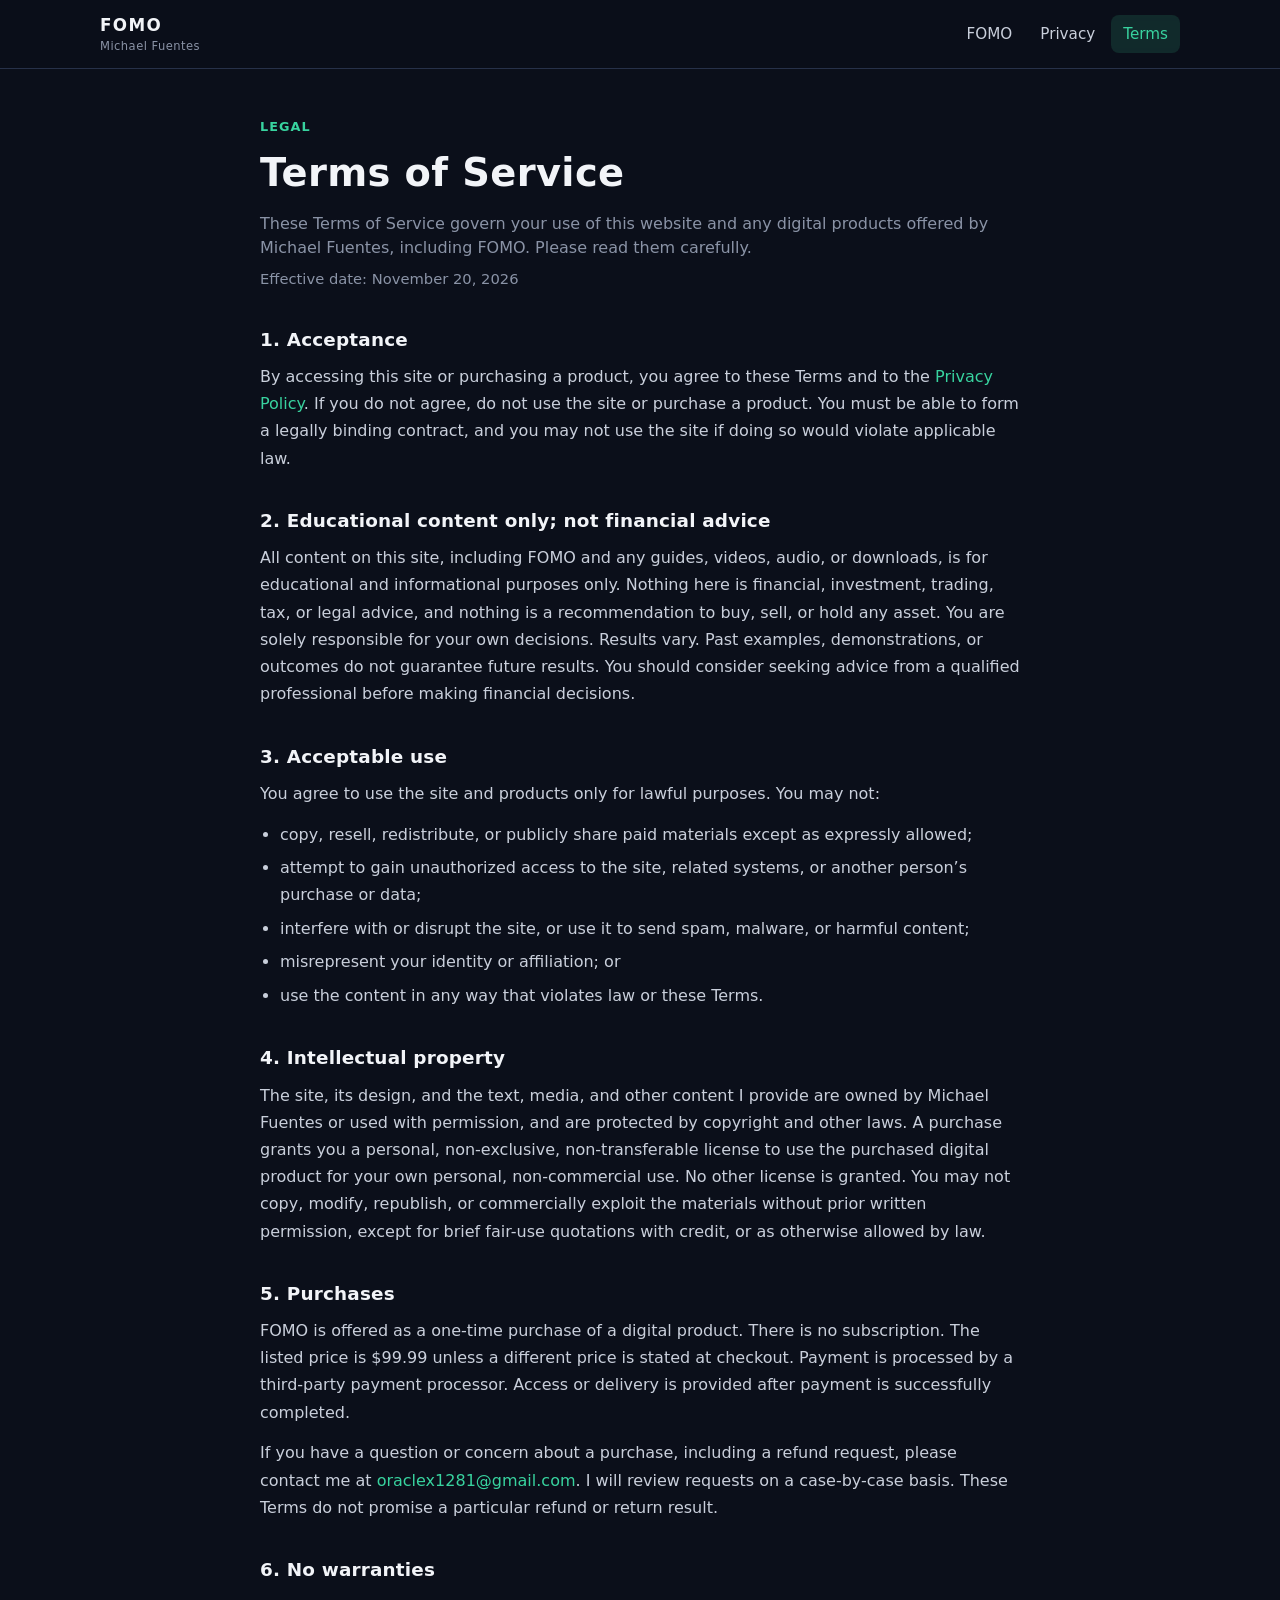
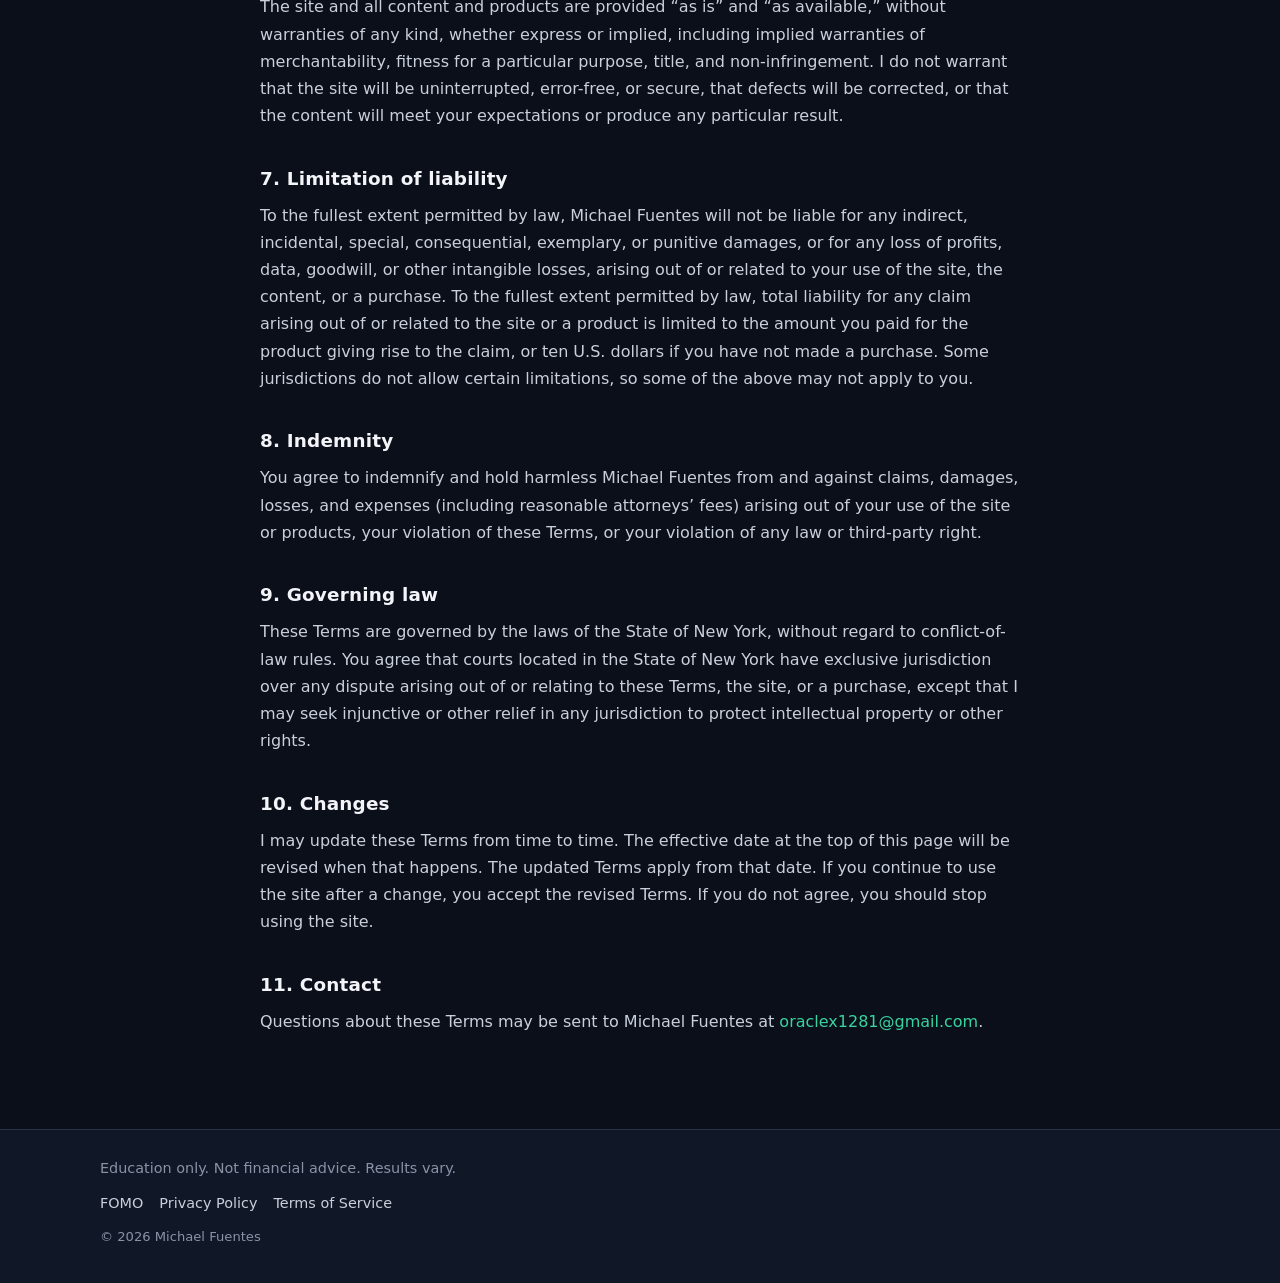
<file: terms.html>
<!doctype html>
<html lang="en">
<head>
  <meta charset="utf-8">
  <meta name="viewport" content="width=device-width, initial-scale=1">
  <title>Terms of Service | FOMO</title>
  <link rel="stylesheet" href="styles.css">
</head>
<body>
  <header class="site-header">
    <div class="header-inner">
      <a class="brand" href="index.html">
        <span class="brand-mark">FOMO</span>
        <span class="brand-sub">Michael Fuentes</span>
      </a>
      <nav class="nav" aria-label="Primary">
      <a href="index.html">FOMO</a>
      <a href="privacy.html">Privacy</a>
      <a href="terms.html" aria-current="page">Terms</a>
      </nav>
    </div>
  </header>
  <main class="main">
    <header class="page-intro">
      <p class="kicker">Legal</p>
      <h1>Terms of Service</h1>
      <p class="lede">These Terms of Service govern your use of this website and any digital products offered by Michael Fuentes, including FOMO. Please read them carefully.</p>
      <p class="effective">Effective date: November 20, 2026</p>
    </header>
    <article class="legal">
      <h2>1. Acceptance</h2>
      <p>By accessing this site or purchasing a product, you agree to these Terms and to the <a href="privacy.html">Privacy Policy</a>. If you do not agree, do not use the site or purchase a product. You must be able to form a legally binding contract, and you may not use the site if doing so would violate applicable law.</p>

      <h2>2. Educational content only; not financial advice</h2>
      <p>All content on this site, including FOMO and any guides, videos, audio, or downloads, is for educational and informational purposes only. Nothing here is financial, investment, trading, tax, or legal advice, and nothing is a recommendation to buy, sell, or hold any asset. You are solely responsible for your own decisions. Results vary. Past examples, demonstrations, or outcomes do not guarantee future results. You should consider seeking advice from a qualified professional before making financial decisions.</p>

      <h2>3. Acceptable use</h2>
      <p>You agree to use the site and products only for lawful purposes. You may not:</p>
      <ul>
        <li>copy, resell, redistribute, or publicly share paid materials except as expressly allowed;</li>
        <li>attempt to gain unauthorized access to the site, related systems, or another person&rsquo;s purchase or data;</li>
        <li>interfere with or disrupt the site, or use it to send spam, malware, or harmful content;</li>
        <li>misrepresent your identity or affiliation; or</li>
        <li>use the content in any way that violates law or these Terms.</li>
      </ul>

      <h2>4. Intellectual property</h2>
      <p>The site, its design, and the text, media, and other content I provide are owned by Michael Fuentes or used with permission, and are protected by copyright and other laws. A purchase grants you a personal, non-exclusive, non-transferable license to use the purchased digital product for your own personal, non-commercial use. No other license is granted. You may not copy, modify, republish, or commercially exploit the materials without prior written permission, except for brief fair-use quotations with credit, or as otherwise allowed by law.</p>

      <h2>5. Purchases</h2>
      <p>FOMO is offered as a one-time purchase of a digital product. There is no subscription. The listed price is $99.99 unless a different price is stated at checkout. Payment is processed by a third-party payment processor. Access or delivery is provided after payment is successfully completed.</p>
      <p>If you have a question or concern about a purchase, including a refund request, please contact me at <a href="mailto:oraclex1281@gmail.com">oraclex1281@gmail.com</a>. I will review requests on a case-by-case basis. These Terms do not promise a particular refund or return result.</p>

      <h2>6. No warranties</h2>
      <p>The site and all content and products are provided &ldquo;as is&rdquo; and &ldquo;as available,&rdquo; without warranties of any kind, whether express or implied, including implied warranties of merchantability, fitness for a particular purpose, title, and non-infringement. I do not warrant that the site will be uninterrupted, error-free, or secure, that defects will be corrected, or that the content will meet your expectations or produce any particular result.</p>

      <h2>7. Limitation of liability</h2>
      <p>To the fullest extent permitted by law, Michael Fuentes will not be liable for any indirect, incidental, special, consequential, exemplary, or punitive damages, or for any loss of profits, data, goodwill, or other intangible losses, arising out of or related to your use of the site, the content, or a purchase. To the fullest extent permitted by law, total liability for any claim arising out of or related to the site or a product is limited to the amount you paid for the product giving rise to the claim, or ten U.S. dollars if you have not made a purchase. Some jurisdictions do not allow certain limitations, so some of the above may not apply to you.</p>

      <h2>8. Indemnity</h2>
      <p>You agree to indemnify and hold harmless Michael Fuentes from and against claims, damages, losses, and expenses (including reasonable attorneys&rsquo; fees) arising out of your use of the site or products, your violation of these Terms, or your violation of any law or third-party right.</p>

      <h2>9. Governing law</h2>
      <p>These Terms are governed by the laws of the State of New York, without regard to conflict-of-law rules. You agree that courts located in the State of New York have exclusive jurisdiction over any dispute arising out of or relating to these Terms, the site, or a purchase, except that I may seek injunctive or other relief in any jurisdiction to protect intellectual property or other rights.</p>

      <h2>10. Changes</h2>
      <p>I may update these Terms from time to time. The effective date at the top of this page will be revised when that happens. The updated Terms apply from that date. If you continue to use the site after a change, you accept the revised Terms. If you do not agree, you should stop using the site.</p>

      <h2>11. Contact</h2>
      <p>Questions about these Terms may be sent to Michael Fuentes at <a href="mailto:oraclex1281@gmail.com">oraclex1281@gmail.com</a>.</p>
    </article>
  </main>
  <footer class="site-footer">
    <div class="footer-inner">
      <p class="disclaimer">Education only. Not financial advice. Results vary.</p>
      <nav class="footer-nav" aria-label="Footer">
        <a href="index.html">FOMO</a>
        <a href="privacy.html">Privacy Policy</a>
        <a href="terms.html">Terms of Service</a>
      </nav>
      <p class="copyright">&copy; 2026 Michael Fuentes</p>
    </div>
  </footer>
</body>
</html>
</file>
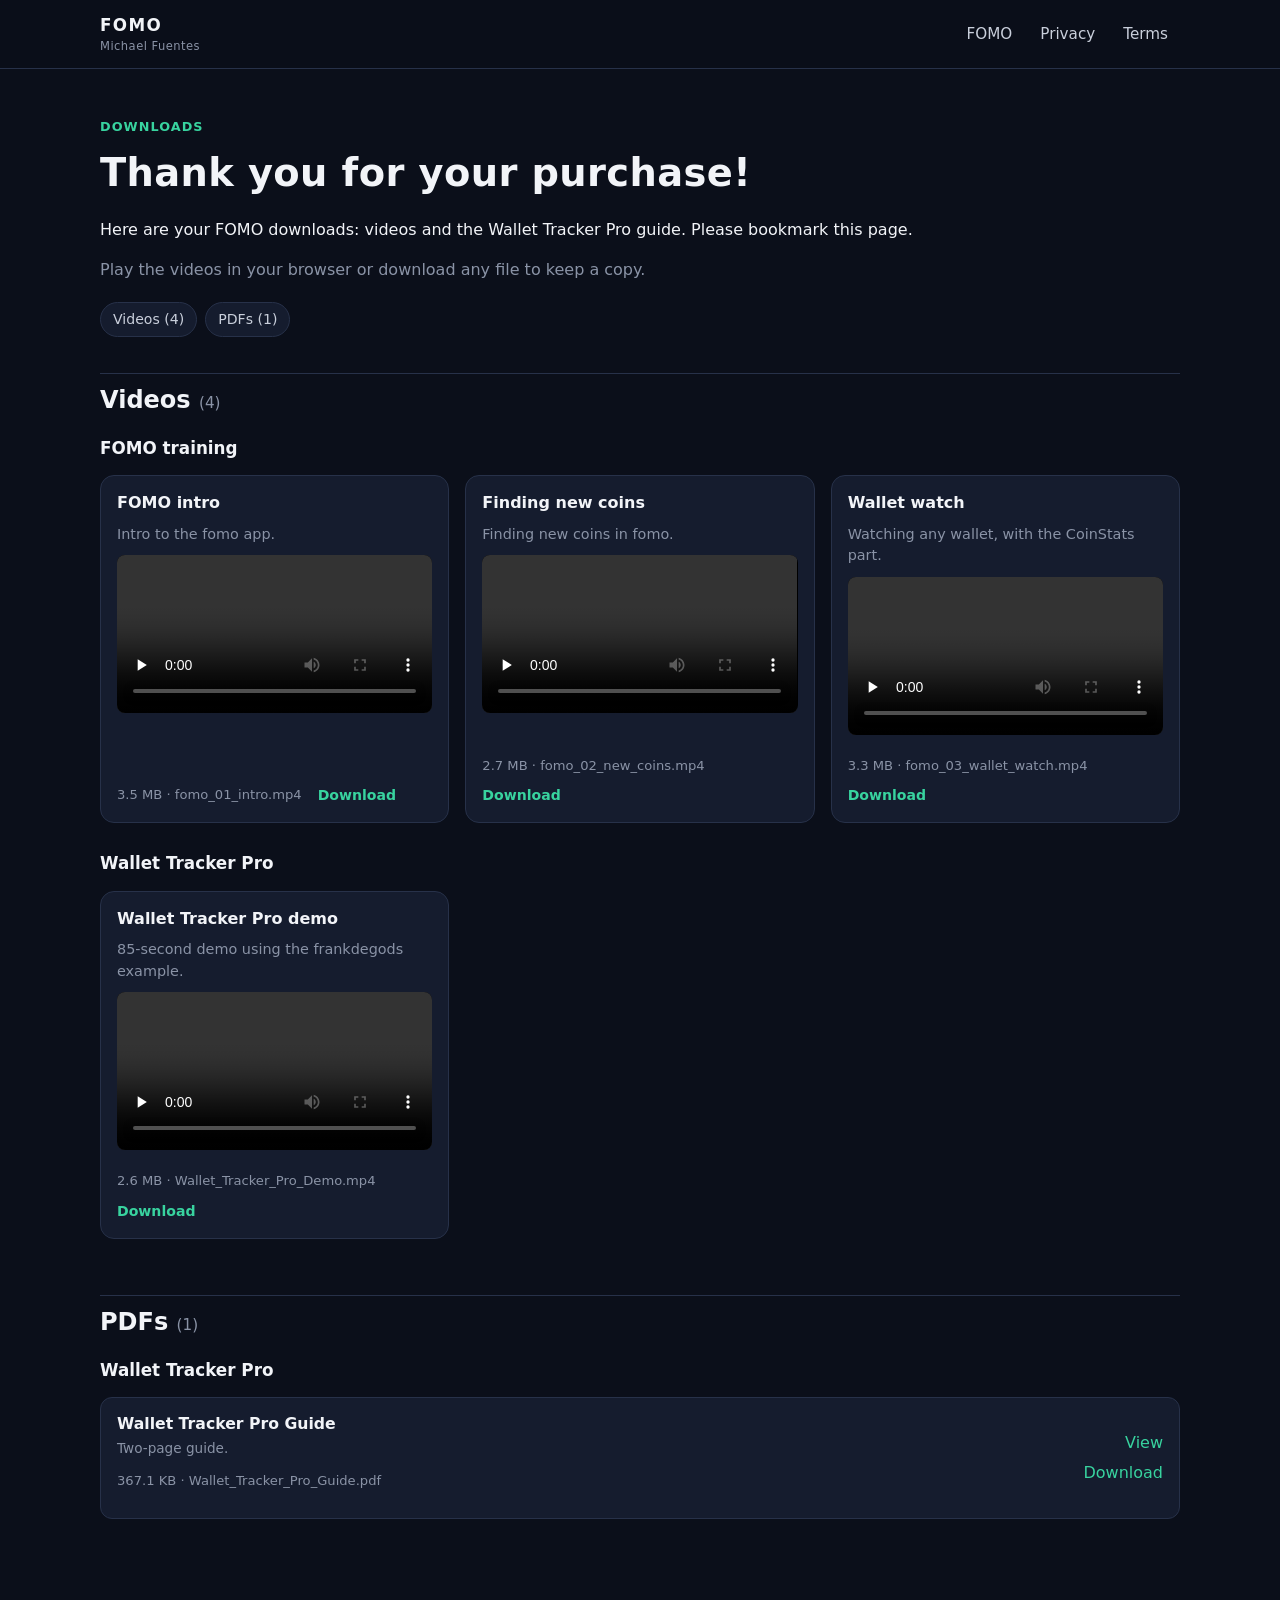
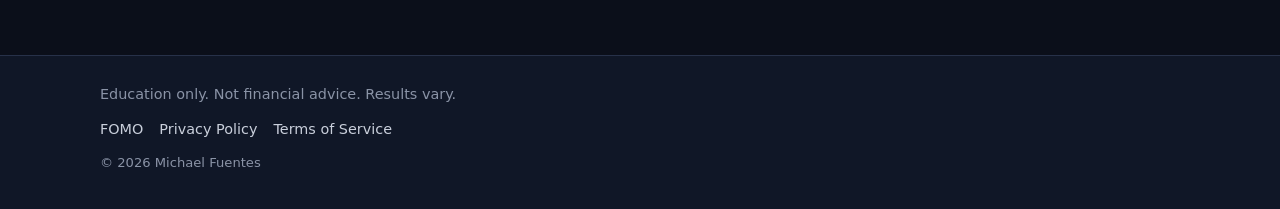
<file: thank-you-0f6d40a1cbf6.html>
<!doctype html>
<html lang="en">
<head>
  <meta charset="utf-8">
  <meta name="viewport" content="width=device-width, initial-scale=1">
  <title>Thank you | FOMO</title>
  <meta name="robots" content="noindex, nofollow">
  <link rel="stylesheet" href="styles.css">
</head>
<body>
  <header class="site-header">
    <div class="header-inner">
      <a class="brand" href="index.html">
        <span class="brand-mark">FOMO</span>
        <span class="brand-sub">Michael Fuentes</span>
      </a>
      <nav class="nav" aria-label="Primary">
      <a href="index.html">FOMO</a>
      <a href="privacy.html">Privacy</a>
      <a href="terms.html">Terms</a>
      </nav>
    </div>
  </header>
  <main class="main">
    <header class="resources-intro">
      <p class="kicker">Downloads</p>
      <h1>Thank you for your purchase!</h1>
      <p class="lead">Here are your FOMO downloads: videos and the Wallet Tracker Pro guide. Please bookmark this page.</p>
      <p class="lede">Play the videos in your browser or download any file to keep a copy.</p>
      <nav class="jump" aria-label="On this page">
        <a href="#videos">Videos (4)</a>
        <a href="#pdfs">PDFs (1)</a>
      </nav>
    </header>
    <section class="section" id="videos">
      <h2>Videos <span class="section-count">(4)</span></h2>
      <h3 class="subhead">FOMO training</h3>
      <div class="grid grid-wide">
        <article class="card">
          <h3>FOMO intro</h3>
          <p class="desc">Intro to the fomo app.</p>
          <div class="media-box">
            <video controls preload="none" src="media/videos/fomo_01_intro.mp4">
              Sorry, your browser does not play this video. <a href="media/videos/fomo_01_intro.mp4">Download the file</a>.
            </video>
          </div>
          <div class="card-actions">
            <span class="meta">3.5 MB · fomo_01_intro.mp4</span>
            <a href="media/videos/fomo_01_intro.mp4" download>Download</a>
          </div>
        </article>
        <article class="card">
          <h3>Finding new coins</h3>
          <p class="desc">Finding new coins in fomo.</p>
          <div class="media-box">
            <video controls preload="none" src="media/videos/fomo_02_new_coins.mp4">
              Sorry, your browser does not play this video. <a href="media/videos/fomo_02_new_coins.mp4">Download the file</a>.
            </video>
          </div>
          <div class="card-actions">
            <span class="meta">2.7 MB · fomo_02_new_coins.mp4</span>
            <a href="media/videos/fomo_02_new_coins.mp4" download>Download</a>
          </div>
        </article>
        <article class="card">
          <h3>Wallet watch</h3>
          <p class="desc">Watching any wallet, with the CoinStats part.</p>
          <div class="media-box">
            <video controls preload="none" src="media/videos/fomo_03_wallet_watch.mp4">
              Sorry, your browser does not play this video. <a href="media/videos/fomo_03_wallet_watch.mp4">Download the file</a>.
            </video>
          </div>
          <div class="card-actions">
            <span class="meta">3.3 MB · fomo_03_wallet_watch.mp4</span>
            <a href="media/videos/fomo_03_wallet_watch.mp4" download>Download</a>
          </div>
        </article>
      </div>
      <h3 class="subhead">Wallet Tracker Pro</h3>
      <div class="grid grid-wide">
        <article class="card">
          <h3>Wallet Tracker Pro demo</h3>
          <p class="desc">85-second demo using the frankdegods example.</p>
          <div class="media-box">
            <video controls preload="none" src="media/videos/Wallet_Tracker_Pro_Demo.mp4">
              Sorry, your browser does not play this video. <a href="media/videos/Wallet_Tracker_Pro_Demo.mp4">Download the file</a>.
            </video>
          </div>
          <div class="card-actions">
            <span class="meta">2.6 MB · Wallet_Tracker_Pro_Demo.mp4</span>
            <a href="media/videos/Wallet_Tracker_Pro_Demo.mp4" download>Download</a>
          </div>
        </article>
      </div>
    </section>
    <section class="section" id="pdfs">
      <h2>PDFs <span class="section-count">(1)</span></h2>
      <h3 class="subhead">Wallet Tracker Pro</h3>
      <div class="list-rows">
        <article class="row">
          <div class="row-main">
            <h3>Wallet Tracker Pro Guide</h3>
            <p class="desc">Two-page guide.</p>
            <p class="meta">367.1 KB · Wallet_Tracker_Pro_Guide.pdf</p>
          </div>
          <div class="row-side">
            <a href="media/pdfs/Wallet_Tracker_Pro_Guide.pdf" target="_blank" rel="noopener">View</a>
            <a href="media/pdfs/Wallet_Tracker_Pro_Guide.pdf" download>Download</a>
          </div>
        </article>
      </div>
    </section>
  </main>
  <footer class="site-footer">
    <div class="footer-inner">
      <p class="disclaimer">Education only. Not financial advice. Results vary.</p>
      <nav class="footer-nav" aria-label="Footer">
        <a href="index.html">FOMO</a>
        <a href="privacy.html">Privacy Policy</a>
        <a href="terms.html">Terms of Service</a>
      </nav>
      <p class="copyright">&copy; 2026 Michael Fuentes</p>
    </div>
  </footer>
</body>
</html>
</file>
<file: styles.css>
:root {
  --bg: #0b0f1a;
  --bg-elev: #101727;
  --bg-card: #151c2e;
  --bg-card-hover: #1a2338;
  --border: #273149;
  --text: #f2f4f8;
  --muted: #c9cfdb;
  --dim: #8a93a6;
  --accent: #38d39f;
  --accent-hover: #4ee0ae;
  --accent-dim: rgba(56, 211, 159, 0.14);
  --danger-dim: #2a3144;
  --max: 1080px;
  --legal-max: 760px;
  --radius: 14px;
  --header-h: 68px;
  --font: system-ui, -apple-system, "Segoe UI", Roboto, "Helvetica Neue", Arial, sans-serif;
}

*, *::before, *::after { box-sizing: border-box; }

html { scroll-behavior: smooth; }

body {
  margin: 0;
  font-family: var(--font);
  background: var(--bg);
  color: var(--text);
  min-height: 100vh;
  display: flex;
  flex-direction: column;
  line-height: 1.5;
}

img, video, audio { max-width: 100%; }

a {
  color: var(--accent);
  text-decoration: none;
}
a:hover { color: var(--accent-hover); text-decoration: underline; }
a:focus-visible, button:focus-visible {
  outline: 2px solid var(--accent);
  outline-offset: 3px;
}

/* Header */
.site-header {
  position: sticky;
  top: 0;
  z-index: 20;
  background: rgba(11, 15, 26, 0.92);
  backdrop-filter: blur(12px);
  border-bottom: 1px solid var(--border);
}

.header-inner, .footer-inner, .wrap {
  width: min(var(--max), calc(100% - 40px));
  margin: 0 auto;
}

.header-inner {
  display: flex;
  align-items: center;
  justify-content: space-between;
  gap: 16px 28px;
  min-height: var(--header-h);
  flex-wrap: wrap;
  padding: 8px 0;
}

.brand {
  display: flex;
  flex-direction: column;
  gap: 0;
  text-decoration: none;
  color: var(--text);
}
.brand:hover { text-decoration: none; color: var(--text); }
.brand-mark {
  font-weight: 700;
  letter-spacing: 0.08em;
  font-size: 1.05rem;
}
.brand-sub {
  font-size: 0.72rem;
  color: var(--dim);
  letter-spacing: 0.04em;
}

.nav {
  display: flex;
  gap: 4px;
  flex-wrap: wrap;
}
.nav a {
  color: var(--muted);
  text-decoration: none;
  padding: 8px 12px;
  border-radius: 8px;
  font-size: 0.95rem;
}
.nav a:hover {
  color: var(--text);
  background: var(--accent-dim);
  text-decoration: none;
}
.nav a[aria-current="page"] {
  color: var(--accent);
  background: var(--accent-dim);
}

/* Main */
.main {
  flex: 1;
  padding: 48px 0 80px;
}

/* Hero / FOMO page */
.hero {
  text-align: center;
  padding: 56px 16px 24px;
  max-width: 640px;
  margin: 0 auto;
}
.hero h1 {
  font-size: clamp(2.6rem, 8vw, 4rem);
  margin: 0 0 8px;
  letter-spacing: 0.04em;
  font-weight: 700;
}
.price {
  font-size: clamp(2.6rem, 8vw, 3.6rem);
  font-weight: 700;
  color: var(--accent);
  margin: 12px 0 24px;
}
.hero p {
  font-size: 1.15rem;
  line-height: 1.65;
  color: var(--muted);
  margin: 0 0 14px;
}

.btn {
  display: inline-block;
  border: 0;
  border-radius: 10px;
  padding: 14px 28px;
  font-size: 1rem;
  font-weight: 600;
  font-family: inherit;
  cursor: pointer;
  text-decoration: none;
}
.btn-disabled,
.btn:disabled {
  background: var(--danger-dim);
  color: var(--dim);
  border: 1px solid var(--border);
  cursor: not-allowed;
  margin-top: 16px;
}

/* Legal pages */
.page-intro {
  margin: 0 auto 36px;
  max-width: var(--legal-max);
}
.page-intro.wide,
.resources-intro {
  max-width: none;
  width: min(var(--max), calc(100% - 40px));
  margin: 0 auto 36px;
}
.kicker {
  color: var(--accent);
  font-size: 0.8rem;
  font-weight: 600;
  letter-spacing: 0.08em;
  text-transform: uppercase;
  margin: 0 0 8px;
}
.page-intro h1,
.resources-intro h1 {
  font-size: clamp(1.8rem, 4vw, 2.4rem);
  margin: 0 0 10px;
  letter-spacing: 0.01em;
}
.lede, .effective {
  color: var(--dim);
  margin: 0;
}
.effective { margin-top: 8px; font-size: 0.92rem; }

.legal {
  max-width: var(--legal-max);
  margin: 0 auto;
}
.legal h2 {
  font-size: 1.15rem;
  margin: 2.2rem 0 0.6rem;
  letter-spacing: 0.01em;
}
.legal p, .legal li {
  color: var(--muted);
  line-height: 1.7;
}
.legal p { margin: 0 0 0.85rem; }
.legal ul, .legal ol { padding-left: 1.25rem; margin: 0 0 1rem; }
.legal li { margin: 0 0 0.4rem; }

/* Resources */
.jump {
  display: flex;
  flex-wrap: wrap;
  gap: 8px;
  margin: 20px 0 0;
}
.jump a {
  background: var(--bg-card);
  border: 1px solid var(--border);
  color: var(--muted);
  padding: 6px 12px;
  border-radius: 999px;
  font-size: 0.88rem;
  text-decoration: none;
}
.jump a:hover {
  color: var(--accent);
  border-color: var(--accent);
  text-decoration: none;
}

.section {
  width: min(var(--max), calc(100% - 40px));
  margin: 0 auto 56px;
}
.section > h2 {
  font-size: 1.5rem;
  margin: 0 0 6px;
  padding-top: 8px;
  border-top: 1px solid var(--border);
}
.section-count {
  color: var(--dim);
  font-weight: 500;
  font-size: 0.95rem;
}
.subhead {
  font-size: 1.05rem;
  margin: 28px 0 14px;
  color: var(--text);
}
.subhead:first-of-type { margin-top: 18px; }

.grid {
  display: grid;
  grid-template-columns: repeat(auto-fill, minmax(280px, 1fr));
  gap: 16px;
}
.grid-wide {
  grid-template-columns: repeat(auto-fill, minmax(320px, 1fr));
}

.card {
  background: var(--bg-card);
  border: 1px solid var(--border);
  border-radius: var(--radius);
  padding: 16px;
  display: flex;
  flex-direction: column;
  gap: 10px;
}
.card h3 {
  margin: 0;
  font-size: 1rem;
  font-weight: 650;
  line-height: 1.35;
}
.card .desc {
  margin: 0;
  color: var(--dim);
  font-size: 0.9rem;
  line-height: 1.5;
}
.meta {
  color: var(--dim);
  font-size: 0.82rem;
}
.media-box video,
.media-box audio {
  width: 100%;
  border-radius: 8px;
  background: #000;
}
.media-box audio { height: 40px; background: transparent; }

.card-actions {
  display: flex;
  flex-wrap: wrap;
  gap: 10px 16px;
  margin-top: auto;
  padding-top: 4px;
}
.card-actions a {
  font-size: 0.88rem;
  font-weight: 600;
}

.list-rows {
  display: flex;
  flex-direction: column;
  gap: 10px;
}
.row {
  background: var(--bg-card);
  border: 1px solid var(--border);
  border-radius: 12px;
  padding: 14px 16px;
  display: grid;
  grid-template-columns: 1fr auto;
  gap: 8px 16px;
  align-items: center;
}
.row h3 { margin: 0; font-size: 0.98rem; }
.row .desc { margin: 2px 0 0; color: var(--dim); font-size: 0.85rem; }
.row audio { width: min(100%, 360px); height: 36px; justify-self: end; }
.row-main { min-width: 0; }
.row-side {
  display: flex;
  flex-direction: column;
  align-items: flex-end;
  gap: 6px;
}
@media (max-width: 700px) {
  .row, .row-side { grid-template-columns: 1fr; }
  .row audio, .row-side { width: 100%; align-items: flex-start; }
}

/* Footer */
.site-footer {
  border-top: 1px solid var(--border);
  background: var(--bg-elev);
  padding: 28px 0 36px;
  margin-top: auto;
}
.disclaimer {
  color: var(--dim);
  font-size: 0.9rem;
  margin: 0 0 14px;
}
.footer-nav {
  display: flex;
  flex-wrap: wrap;
  gap: 8px 16px;
  margin-bottom: 12px;
}
.footer-nav a {
  color: var(--muted);
  font-size: 0.9rem;
}
.copyright {
  color: var(--dim);
  font-size: 0.82rem;
  margin: 0;
}

@media (max-width: 600px) {
  .main { padding: 32px 0 56px; }
  .hero { padding-top: 24px; }
}

.btn-buy {
  background: var(--accent);
  color: #0b0b0f;
  margin-top: 16px;
  font-size: 1.1rem;
}
.btn-buy:hover { filter: brightness(1.1); }
</file>
